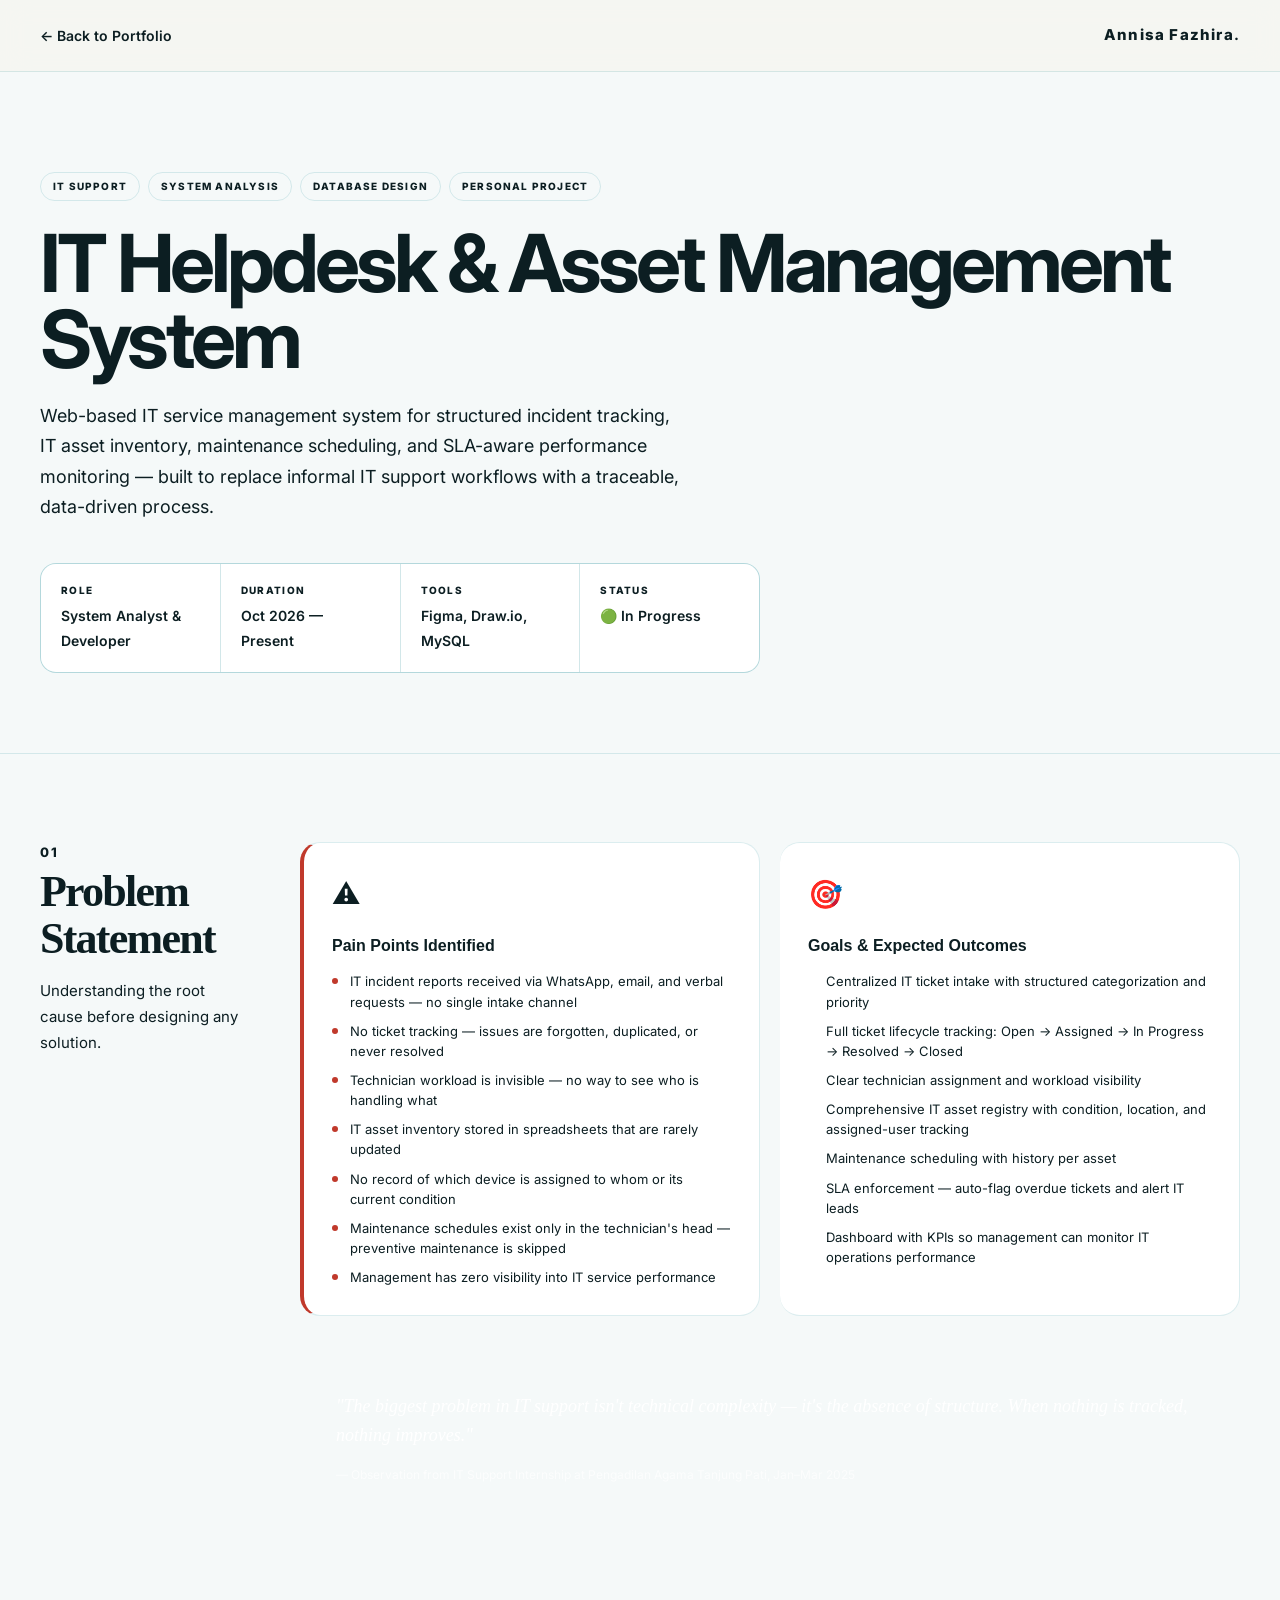
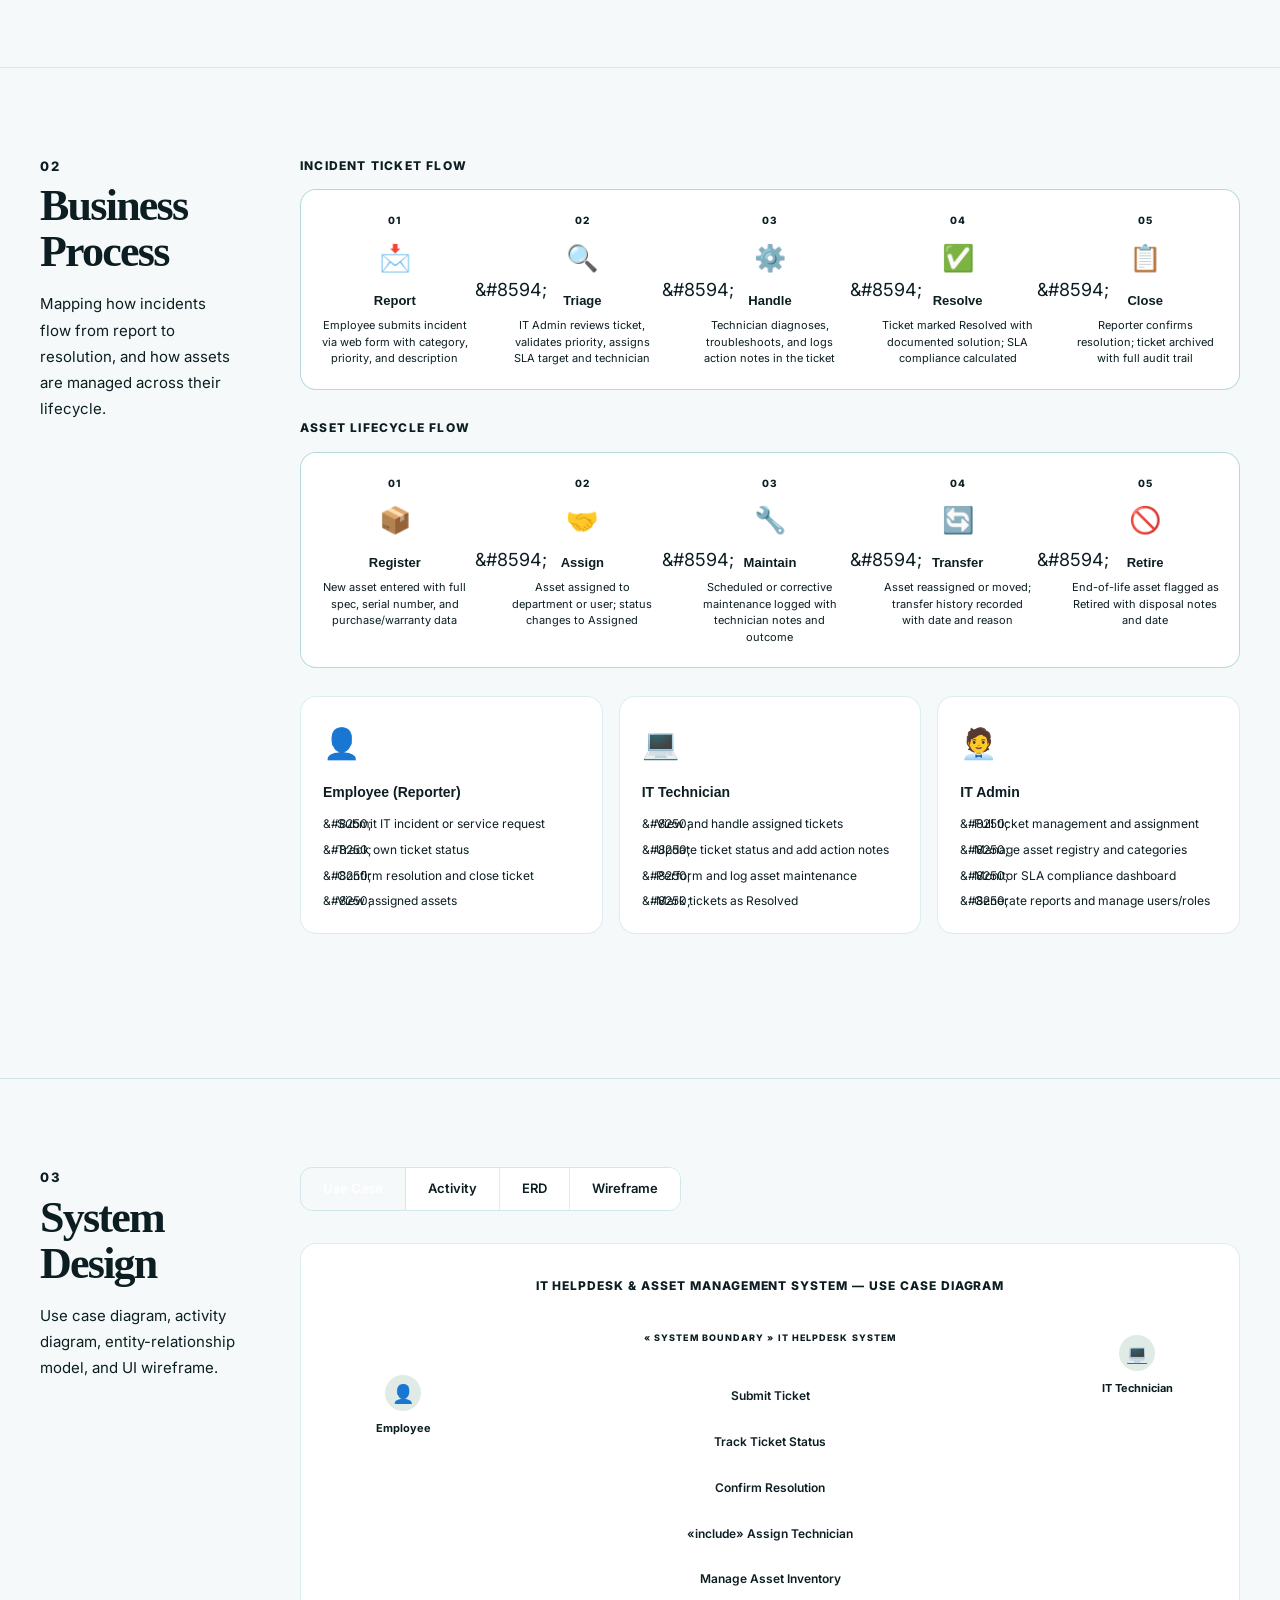
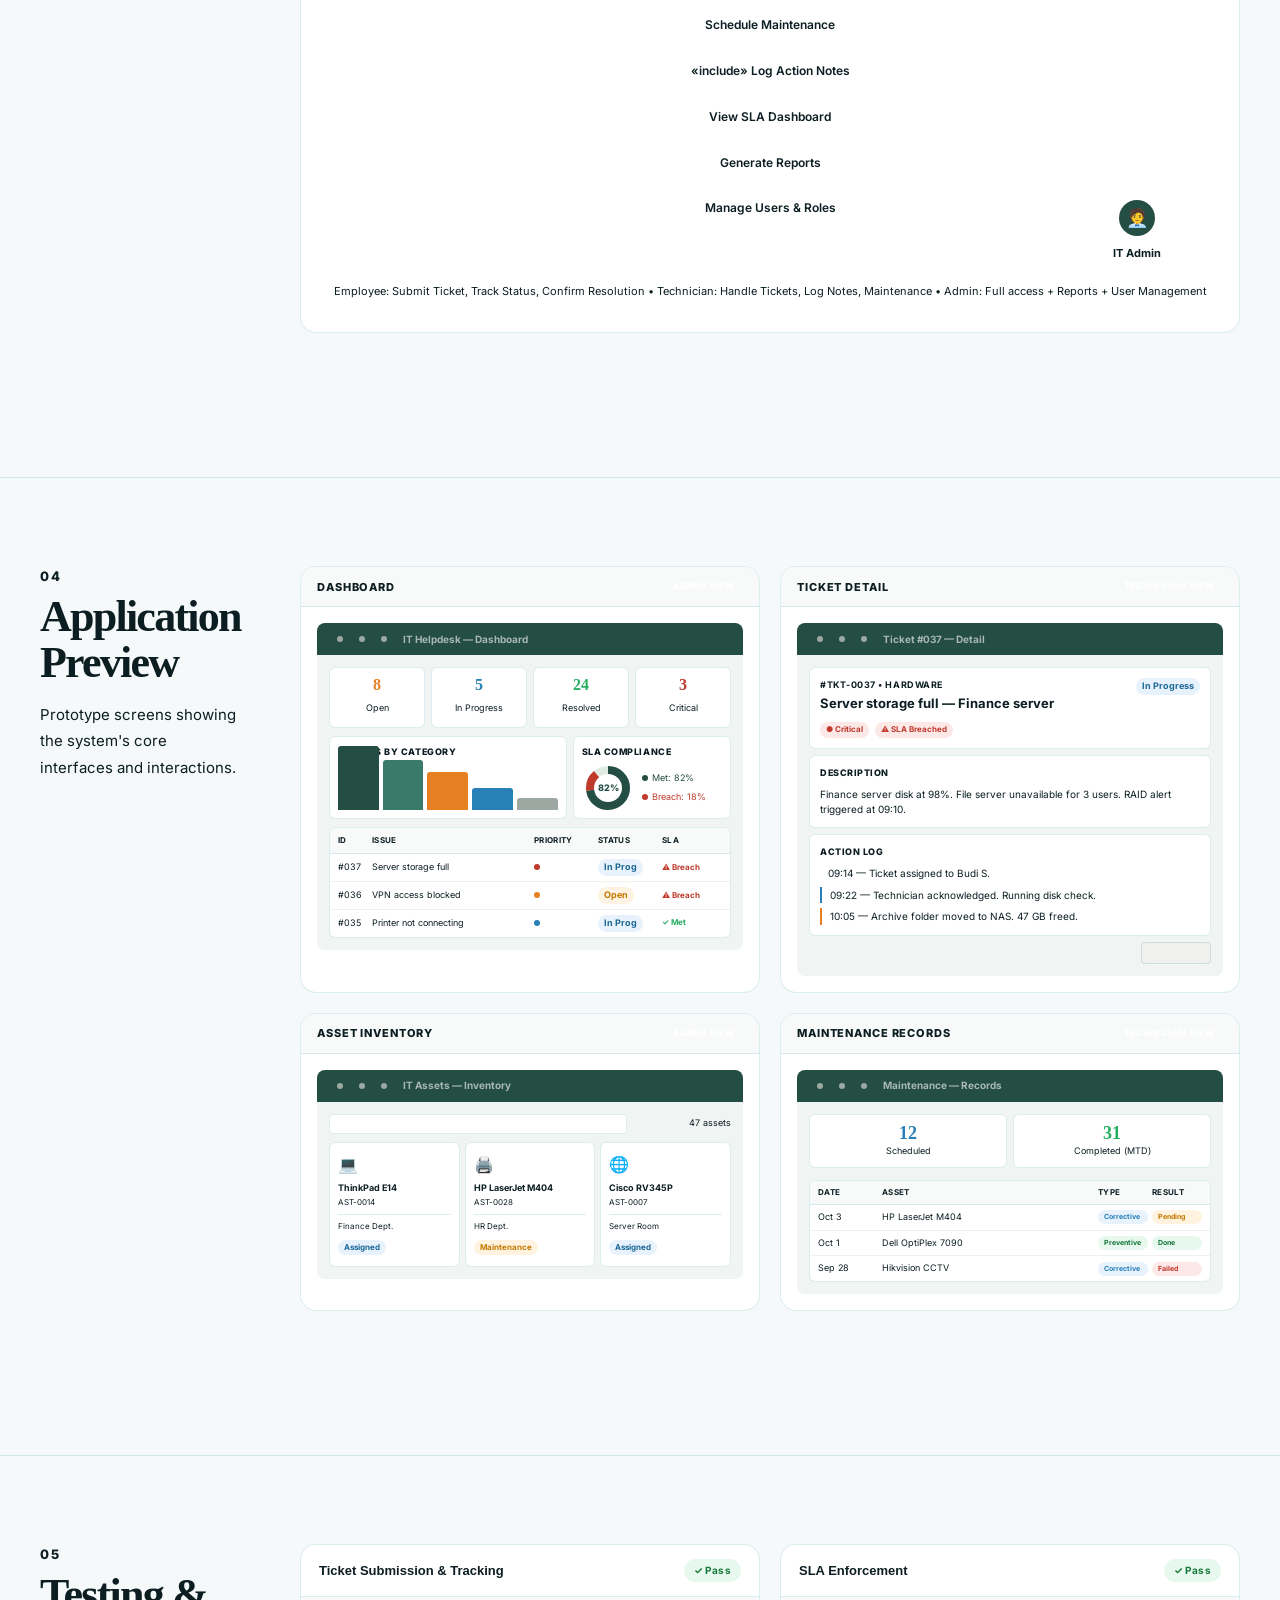
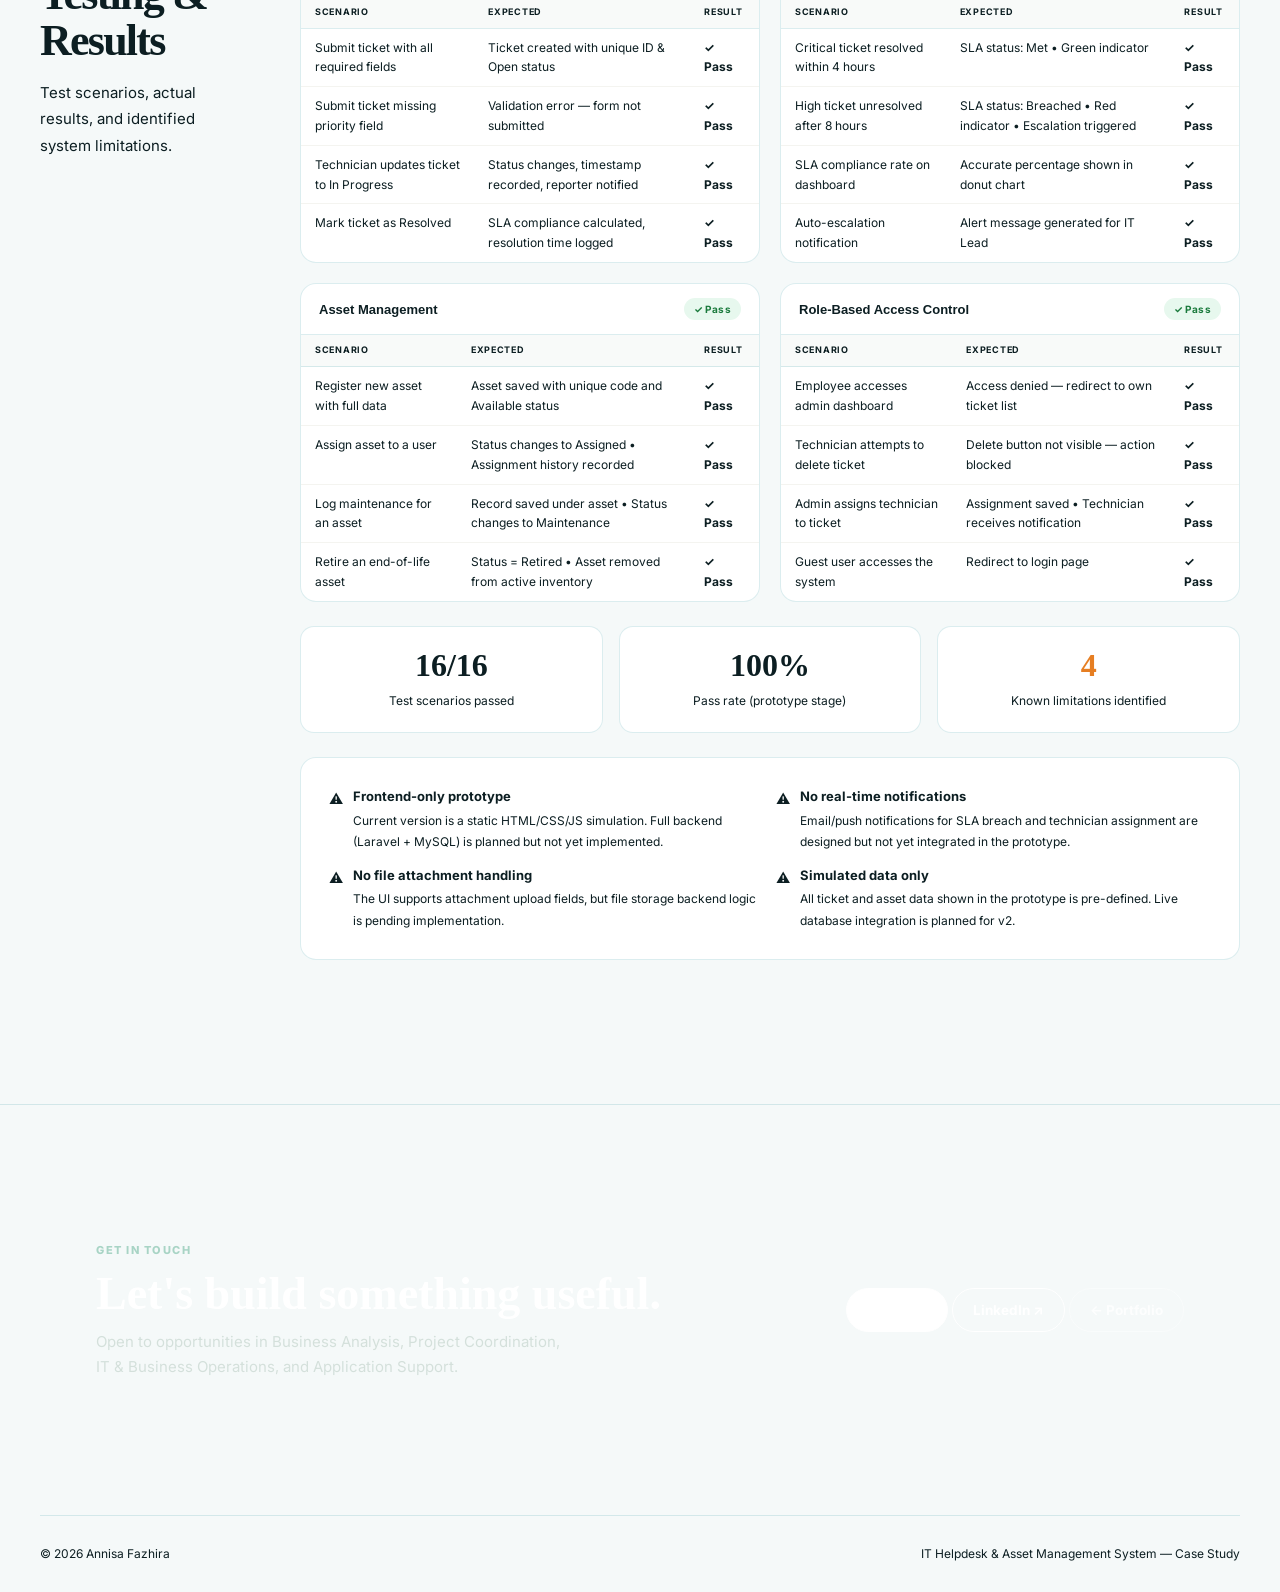
<file: it-helpdesk.html>
<!doctype html>
<html lang="en">
<head>
<meta charset="utf-8">
<meta name="viewport" content="width=device-width,initial-scale=1">
<meta name="description" content="IT Helpdesk & Asset Management System — Case study by Annisa Fazhira. Covers problem statement, business process, system design, ERD, wireframe, and testing results.">
<title>IT Helpdesk & Asset Management System | Annisa Fazhira</title>
<link rel="stylesheet" href="style.css">
<link href="https://fonts.googleapis.com/css2?family=Inter:wght@400;500;600;700;800&display=swap" rel="stylesheet">
<style>
/* ── Tokens ── */
:root {
  --critical:#c0392b; --high:#e67e22; --medium:#2980b9; --low:#27ae60;
  --sp-open-bg:#fef3e2; --sp-open-c:#c47a00;
  --sp-prog-bg:#e8f2fc; --sp-prog-c:#1a6696;
  --sp-res-bg:#e7f8ee;  --sp-res-c:#1a7a3c;
  --sp-cls-bg:#f0f0ec;  --sp-cls-c:#69736e;
}

/* ── Back nav ── */
.back-nav{position:sticky;top:0;z-index:10;background:#f6f6f1e8;backdrop-filter:blur(14px);border-bottom:1px solid var(--line);height:72px;display:flex;align-items:center}
.back-nav .inner{display:flex;align-items:center;justify-content:space-between;width:100%}
.back-link{display:flex;align-items:center;gap:8px;font-size:14px;font-weight:600;color:var(--muted);transition:color .2s}
.back-link:hover{color:var(--green)}
.back-logo{font-weight:800;letter-spacing:.08em;color:var(--ink)}
.back-logo b{color:var(--green)}

/* ── Hero ── */
.hero-cs{padding:100px 0 80px;border-bottom:1px solid var(--line)}
.hero-tags{display:flex;gap:8px;flex-wrap:wrap;margin-bottom:24px}
.hero-tag{font-size:10px;font-weight:800;letter-spacing:.12em;text-transform:uppercase;border:1px solid var(--line);border-radius:99px;padding:5px 12px;color:var(--green)}
.hero-cs h1{font-size:clamp(42px,6.5vw,80px);line-height:.95;letter-spacing:-.05em;margin:0 0 24px}
.hero-cs h1 em{color:var(--green);font-style:normal}
.hero-desc{font-size:18px;color:var(--muted);line-height:1.7;max-width:640px;margin:0 0 40px}
.hero-meta{display:grid;grid-template-columns:repeat(4,1fr);gap:1px;background:var(--line);border:1px solid var(--line);border-radius:16px;overflow:hidden;max-width:720px}
.hm{background:#fff;padding:18px 20px}
.hm label{display:block;font-size:10px;font-weight:800;letter-spacing:.13em;text-transform:uppercase;color:var(--muted);margin-bottom:6px}
.hm span{font-size:14px;font-weight:600;color:var(--ink)}

/* ── Case-study sections ── */
.cs-section{padding:88px 0;border-bottom:1px solid var(--line)}
.cs-header{display:grid;grid-template-columns:200px 1fr;gap:60px;align-items:start;margin-bottom:56px}
.cs-num{font-size:13px;font-weight:800;letter-spacing:.12em;text-transform:uppercase;color:var(--green);margin-bottom:6px}
.cs-title{font-family:Georgia,serif;font-size:clamp(28px,4vw,44px);line-height:1.05;letter-spacing:-.04em;margin:0 0 16px}
.cs-lead{font-size:15px;color:var(--muted);line-height:1.75;margin:0}
.cs-sticky{position:sticky;top:88px}

/* ── Problem cards ── */
.problem-grid{display:grid;grid-template-columns:1fr 1fr;gap:20px}
.prob-card{background:#fff;border:1px solid var(--line);border-radius:20px;padding:28px}
.prob-card.pain{border-left:4px solid var(--critical)}
.prob-card.goal{border-left:4px solid var(--green)}
.prob-icon{font-size:28px;margin-bottom:16px}
.prob-card h3{font-size:16px;font-weight:700;margin:0 0 12px;font-family:Arial,sans-serif}
.prob-list{list-style:none;padding:0;margin:0;display:flex;flex-direction:column;gap:9px}
.prob-list li{font-size:13px;color:var(--muted);padding-left:18px;position:relative;line-height:1.55}
.prob-list li::before{content:'';position:absolute;left:0;top:7px;width:6px;height:6px;border-radius:50%}
.prob-list.pain li::before{background:var(--critical)}
.prob-list.goal li::before{background:var(--green)}
.quote-box{background:var(--green);color:#fff;border-radius:20px;padding:36px;margin-top:20px;grid-column:span 2}
.quote-box p{font:italic 18px/1.6 Georgia,serif;margin:0 0 12px}
.quote-box cite{font-size:12px;opacity:.7;font-style:normal}

/* ── Business Process ── */
.bp-flow{display:flex;align-items:stretch;gap:0;background:var(--line);border:1px solid var(--line);border-radius:16px;overflow:hidden;margin-bottom:24px}
.bp-step{flex:1;background:#fff;padding:22px 18px;text-align:center;position:relative}
.bp-step:not(:last-child)::after{content:'&#8594;';position:absolute;right:-14px;top:50%;transform:translateY(-50%);font-size:18px;color:var(--green);z-index:2;background:#fff;width:28px;line-height:28px;border-radius:50%}
.bp-num{font-size:10px;font-weight:800;color:var(--green);letter-spacing:.1em;margin-bottom:8px}
.bp-icon{font-size:26px;margin-bottom:10px}
.bp-step h4{font-size:13px;font-weight:700;margin:0 0 6px;font-family:Arial,sans-serif}
.bp-step p{font-size:11px;color:var(--muted);line-height:1.5;margin:0}
.bp-actors{display:grid;grid-template-columns:repeat(3,1fr);gap:16px;margin-top:28px}
.actor-card{background:#fff;border:1px solid var(--line);border-radius:16px;padding:22px}
.actor-icon{font-size:30px;margin-bottom:12px}
.actor-card h4{font-size:14px;font-weight:700;margin:0 0 10px;font-family:Arial,sans-serif;color:var(--green)}
.actor-card ul{list-style:none;padding:0;margin:0;display:flex;flex-direction:column;gap:6px}
.actor-card ul li{font-size:12px;color:var(--muted);padding-left:14px;position:relative}
.actor-card ul li::before{content:'&#8250;';position:absolute;left:0;color:var(--green)}

/* ── System Design ── */
.design-tabs{display:flex;gap:0;border:1px solid var(--line);border-radius:12px;overflow:hidden;margin-bottom:32px;width:fit-content}
.dtab{padding:10px 22px;font-size:13px;font-weight:600;cursor:pointer;background:#fff;color:var(--muted);transition:all .2s;border-right:1px solid var(--line)}
.dtab:last-child{border-right:none}
.dtab.active{background:var(--green);color:#fff}
.diagram-panel{display:none}
.diagram-panel.active{display:block}

/* Use Case Diagram */
.uc-wrap{background:#fff;border:1px solid var(--line);border-radius:16px;padding:32px;overflow-x:auto}
.uc-grid{display:grid;grid-template-columns:140px 1fr 140px;gap:0;min-width:680px}
.actor-box{display:flex;flex-direction:column;align-items:center;gap:8px;padding-top:60px}
.actor-fig{width:36px;height:36px;border-radius:50%;background:var(--accent-light, #e1ebe6);border:2px solid var(--green);display:flex;align-items:center;justify-content:center;font-size:18px}
.actor-name{font-size:11px;font-weight:700;text-align:center;color:var(--green)}
.uc-cases{display:flex;flex-direction:column;gap:10px;padding:20px 0}
.uc-case{border:1px solid var(--green);border-radius:99px;padding:8px 20px;font-size:12px;font-weight:600;text-align:center;background:#fff;color:var(--ink);position:relative}
.uc-system-box{border:2px dashed var(--green);border-radius:16px;padding:16px 12px;margin:0 12px}
.uc-sys-label{font-size:9px;font-weight:800;letter-spacing:.12em;text-transform:uppercase;color:var(--green);margin-bottom:12px;text-align:center}

/* Activity Diagram */
.act-wrap{background:#fff;border:1px solid var(--line);border-radius:16px;padding:32px}
.act-swim{display:grid;grid-template-columns:repeat(3,1fr);gap:16px}
.swim-lane{border:1px solid var(--line);border-radius:12px;overflow:hidden}
.swim-header{background:var(--green);color:#fff;padding:10px 14px;font-size:11px;font-weight:800;text-align:center;letter-spacing:.08em;text-transform:uppercase}
.swim-body{padding:14px;display:flex;flex-direction:column;align-items:center;gap:8px}
.act-node{background:#f0f4f2;border:1px solid var(--line);border-radius:8px;padding:8px 12px;font-size:11px;font-weight:600;text-align:center;width:100%}
.act-node.start{background:var(--green);color:#fff;border-radius:99px;border:none}
.act-node.end{background:var(--ink);color:#fff;border-radius:99px;border:none;font-size:10px}
.act-node.decision{background:#fff8e1;border-color:#e67e22;font-size:10px}
.act-arrow{font-size:14px;color:var(--green);line-height:1}
.act-line{width:1px;height:16px;background:var(--line);margin:0 auto}

/* ERD */
.erd-wrap{background:#fff;border:1px solid var(--line);border-radius:16px;padding:32px}
.erd-grid{display:grid;grid-template-columns:repeat(4,1fr);gap:16px}
.erd-tbl{background:#f6f6f1;border:1px solid var(--line);border-radius:10px;overflow:hidden}
.erd-th{background:var(--green);color:#fff;padding:8px 12px;font-size:11px;font-weight:800;letter-spacing:.06em;text-transform:uppercase}
.erd-body{padding:10px 12px;display:flex;flex-direction:column;gap:3px}
.ef{font-size:11px;color:var(--muted);line-height:1.5}
.ef.pk{color:var(--green);font-weight:700}
.ef.fk{color:var(--high)}
.erd-rel{margin-top:24px;display:grid;grid-template-columns:repeat(3,1fr);gap:12px}
.rel-card{background:#f0f4f2;border-radius:10px;padding:14px;font-size:12px;text-align:center}
.rel-card strong{display:block;color:var(--green);font-size:11px;margin-bottom:4px;font-weight:800;text-transform:uppercase;letter-spacing:.06em}

/* Wireframe */
.wf-wrap{display:grid;grid-template-columns:repeat(2,1fr);gap:20px}
.wf-card{background:#fff;border:1px solid var(--line);border-radius:16px;overflow:hidden}
.wf-label{padding:12px 16px;font-size:11px;font-weight:800;letter-spacing:.08em;text-transform:uppercase;color:var(--muted);background:#f8faf9;border-bottom:1px solid var(--line)}
.wf-body{padding:16px}
.wf-bar{height:30px;background:#e8ece8;border-radius:6px;display:flex;align-items:center;gap:5px;padding:0 10px;margin-bottom:12px}
.wf-dot{width:6px;height:6px;border-radius:50%;background:#9da8a2}
.wf-shell{display:grid;grid-template-columns:70px 1fr;gap:8px;background:#f0f4f2;border-radius:8px;overflow:hidden;min-height:160px}
.wf-sidebar{background:#244d43;padding:10px 8px;display:flex;flex-direction:column;gap:6px}
.wf-si{height:12px;border-radius:4px;background:rgba(255,255,255,.2)}
.wf-si.act{background:rgba(255,255,255,.5)}
.wf-content{padding:10px;display:flex;flex-direction:column;gap:8px}
.wf-kpi-row{display:grid;grid-template-columns:repeat(4,1fr);gap:4px}
.wf-kpi{height:28px;background:#fff;border-radius:4px;border:1px solid var(--line)}
.wf-chart-row{display:grid;grid-template-columns:3fr 2fr;gap:4px}
.wf-chart-box{height:50px;background:#fff;border-radius:4px;border:1px solid var(--line)}
.wf-table{height:60px;background:#fff;border-radius:4px;border:1px solid var(--line)}

/* App Preview */
.preview-grid{display:grid;grid-template-columns:1fr 1fr;gap:20px}
.preview-card{background:#fff;border:1px solid var(--line);border-radius:16px;overflow:hidden}
.preview-label{padding:10px 16px;font-size:11px;font-weight:800;letter-spacing:.08em;text-transform:uppercase;color:var(--muted);background:#f8faf9;border-bottom:1px solid var(--line);display:flex;align-items:center;justify-content:space-between}
.preview-badge{font-size:9px;background:var(--green);color:#fff;padding:2px 8px;border-radius:99px;letter-spacing:.04em}
.preview-body{padding:16px}

/* Mock screens */
.mock-topbar{height:32px;background:#244d43;border-radius:8px 8px 0 0;display:flex;align-items:center;padding:0 12px;gap:8px;margin-bottom:0}
.mock-topbar span{color:rgba(255,255,255,.6);font-size:10px;font-weight:700;margin-left:8px}
.mock-screen{background:#f0f4f2;border-radius:0 0 8px 8px;padding:12px;display:flex;flex-direction:column;gap:8px}
.mock-kpis{display:grid;grid-template-columns:repeat(4,1fr);gap:6px}
.mock-kpi{background:#fff;border-radius:6px;padding:8px;text-align:center;border:1px solid var(--line)}
.mock-kpi .v{font:700 16px Georgia,serif;display:block}
.mock-kpi .l{font-size:9px;color:var(--muted)}
.mock-charts{display:grid;grid-template-columns:3fr 2fr;gap:6px}
.mock-chart{background:#fff;border-radius:6px;border:1px solid var(--line);padding:8px;min-height:70px}
.mock-chart-title{font-size:9px;font-weight:800;text-transform:uppercase;letter-spacing:.06em;color:var(--muted);margin-bottom:6px}
.mock-bars{display:flex;gap:4px;align-items:flex-end;height:44px}
.mock-bar{flex:1;border-radius:3px 3px 0 0}
.mock-donut{display:flex;align-items:center;gap:8px;height:44px}
.mock-donut-svg{flex-shrink:0}
.mock-legend{display:flex;flex-direction:column;gap:4px}
.mock-legend span{font-size:9px;display:flex;align-items:center;gap:4px}
.mock-legend span::before{content:'';width:6px;height:6px;border-radius:50%;background:currentColor;flex-shrink:0}
.mock-tbl-wrap{background:#fff;border-radius:6px;border:1px solid var(--line);overflow:hidden}
.mock-tbl-head{background:#f8faf9;border-bottom:1px solid var(--line);padding:6px 8px;display:grid;grid-template-columns:30px 2fr 60px 60px 60px;gap:4px}
.mock-tbl-head span{font-size:8px;font-weight:700;text-transform:uppercase;letter-spacing:.04em;color:var(--muted)}
.mock-tbl-row{padding:5px 8px;border-bottom:1px solid #f0f0ec;display:grid;grid-template-columns:30px 2fr 60px 60px 60px;gap:4px;align-items:center}
.mock-tbl-row:last-child{border-bottom:none}
.mock-tbl-row span{font-size:9px;color:var(--ink)}
.mock-pill{display:inline-block;padding:1px 6px;border-radius:99px;font-size:8px;font-weight:700}
.mock-pdot{width:6px;height:6px;border-radius:50%;display:inline-block}

/* Ticket form mockup */
.mock-form{background:#fff;border-radius:6px;border:1px solid var(--line);padding:12px;display:flex;flex-direction:column;gap:8px}
.mock-form-row{display:grid;grid-template-columns:1fr 1fr;gap:6px}
.mock-field{display:flex;flex-direction:column;gap:3px}
.mock-field label{font-size:8px;font-weight:700;text-transform:uppercase;letter-spacing:.06em;color:var(--muted)}
.mock-field .input-sim{height:22px;background:#f9fbf9;border:1px solid var(--line);border-radius:4px}
.mock-btn{height:26px;background:var(--green);border-radius:99px;width:100px}

/* Testing */
.test-grid{display:grid;grid-template-columns:1fr 1fr;gap:20px}
.test-card{background:#fff;border:1px solid var(--line);border-radius:16px;overflow:hidden}
.test-card-head{padding:14px 18px;border-bottom:1px solid var(--line);display:flex;align-items:center;justify-content:space-between}
.test-card-head h4{font-size:13px;font-weight:800;margin:0;font-family:Arial,sans-serif;color:var(--ink)}
.test-result-badge{font-size:10px;font-weight:700;padding:3px 10px;border-radius:99px;letter-spacing:.04em}
.pass{background:var(--sp-res-bg);color:var(--sp-res-c)}
.fail{background:#fde8e8;color:var(--critical)}
.test-table{width:100%;border-collapse:collapse;font-size:12px}
.test-table th{padding:8px 14px;text-align:left;font-size:9px;text-transform:uppercase;letter-spacing:.08em;color:var(--muted);font-weight:700;background:#f8faf9;border-bottom:1px solid var(--line)}
.test-table td{padding:9px 14px;border-bottom:1px solid #f4f4f0;color:var(--ink);vertical-align:top}
.test-table tr:last-child td{border-bottom:none}
.stat-pass{color:var(--sp-res-c);font-weight:700}
.stat-fail{color:var(--critical);font-weight:700}
.result-summary{display:grid;grid-template-columns:repeat(3,1fr);gap:16px;margin-top:24px}
.rs-card{background:#fff;border:1px solid var(--line);border-radius:14px;padding:20px;text-align:center}
.rs-val{font:700 32px Georgia,serif;display:block;margin-bottom:4px}
.rs-val.green{color:var(--green)}
.rs-val.orange{color:var(--high)}
.rs-val.red{color:var(--critical)}
.rs-label{font-size:12px;color:var(--muted)}
.limitation-list{background:#fff;border:1px solid var(--line);border-radius:16px;padding:28px;margin-top:24px;display:grid;grid-template-columns:1fr 1fr;gap:12px}
.limit-item{display:flex;gap:10px;align-items:flex-start;font-size:13px;color:var(--muted)}
.limit-item::before{content:'⚠';flex-shrink:0;font-size:14px;margin-top:1px}

/* Contact footer */
.cs-contact{background:var(--green);color:#fff;border-radius:28px;padding:56px;display:flex;justify-content:space-between;gap:40px;align-items:center;margin:80px 0}
.cs-contact .kicker{font-size:11px;font-weight:800;letter-spacing:.14em;text-transform:uppercase;color:#a8d4c5;margin-bottom:10px}
.cs-contact h2{font-family:Georgia,serif;font-size:clamp(30px,4vw,46px);margin:0 0 10px;line-height:1.1}
.cs-contact p{color:#d4e0db;font-size:15px;max-width:480px;margin:0}

/* Responsive */
@media(max-width:900px){
  .cs-header{grid-template-columns:1fr;gap:20px}
  .cs-sticky{position:static}
  .problem-grid,.test-grid,.preview-grid{grid-template-columns:1fr}
  .quote-box{grid-column:1}
  .erd-grid{grid-template-columns:1fr 1fr}
  .bp-actors{grid-template-columns:1fr}
  .result-summary{grid-template-columns:1fr 1fr}
  .limitation-list{grid-template-columns:1fr}
  .hero-meta{grid-template-columns:1fr 1fr}
  .wf-wrap{grid-template-columns:1fr}
  .erd-rel{grid-template-columns:1fr}
}
@media(max-width:600px){
  .bp-flow{flex-direction:column}
  .bp-step::after{display:none}
  .hero-meta{grid-template-columns:1fr}
  .erd-grid{grid-template-columns:1fr}
  .result-summary{grid-template-columns:1fr}
  .cs-contact{display:block;padding:36px}
  .cs-contact .buttons{margin-top:24px}
}
</style>
</head>
<body>

<!-- ── Back Nav ── -->
<nav class="back-nav">
  <div class="wrap inner">
    <a class="back-link" href="index.html">&#8592; Back to Portfolio</a>
    <a class="back-logo" href="index.html">Annisa Fazhira<b>.</b></a>
  </div>
</nav>

<!-- ── Hero / Project Overview ── -->
<header class="hero-cs">
  <div class="wrap">
    <div class="hero-tags">
      <span class="hero-tag">IT Support</span>
      <span class="hero-tag">System Analysis</span>
      <span class="hero-tag">Database Design</span>
      <span class="hero-tag">Personal Project</span>
    </div>
    <h1>IT Helpdesk &amp; <em>Asset Management</em> System</h1>
    <p class="hero-desc">Web-based IT service management system for structured incident tracking, IT asset inventory, maintenance scheduling, and SLA-aware performance monitoring — built to replace informal IT support workflows with a traceable, data-driven process.</p>
    <div class="hero-meta">
      <div class="hm">
        <label>Role</label>
        <span>System Analyst &amp; Developer</span>
      </div>
      <div class="hm">
        <label>Duration</label>
        <span>Oct 2026 &#8212; Present</span>
      </div>
      <div class="hm">
        <label>Tools</label>
        <span>Figma, Draw.io, MySQL</span>
      </div>
      <div class="hm">
        <label>Status</label>
        <span>&#x1F7E2; In Progress</span>
      </div>
    </div>
  </div>
</header>

<!-- ── 01 Problem Statement ── -->
<section class="cs-section">
  <div class="wrap">
    <div class="cs-header">
      <div class="cs-sticky">
        <div class="cs-num">01</div>
        <h2 class="cs-title">Problem Statement</h2>
        <p class="cs-lead">Understanding the root cause before designing any solution.</p>
      </div>
      <div>
        <div class="problem-grid">
          <div class="prob-card pain">
            <div class="prob-icon">&#x26A0;&#xFE0F;</div>
            <h3>Pain Points Identified</h3>
            <ul class="prob-list pain">
              <li>IT incident reports received via WhatsApp, email, and verbal requests — no single intake channel</li>
              <li>No ticket tracking — issues are forgotten, duplicated, or never resolved</li>
              <li>Technician workload is invisible — no way to see who is handling what</li>
              <li>IT asset inventory stored in spreadsheets that are rarely updated</li>
              <li>No record of which device is assigned to whom or its current condition</li>
              <li>Maintenance schedules exist only in the technician's head — preventive maintenance is skipped</li>
              <li>Management has zero visibility into IT service performance</li>
            </ul>
          </div>
          <div class="prob-card goal">
            <div class="prob-icon">&#x1F3AF;</div>
            <h3>Goals &amp; Expected Outcomes</h3>
            <ul class="prob-list goal">
              <li>Centralized IT ticket intake with structured categorization and priority</li>
              <li>Full ticket lifecycle tracking: Open &#8594; Assigned &#8594; In Progress &#8594; Resolved &#8594; Closed</li>
              <li>Clear technician assignment and workload visibility</li>
              <li>Comprehensive IT asset registry with condition, location, and assigned-user tracking</li>
              <li>Maintenance scheduling with history per asset</li>
              <li>SLA enforcement — auto-flag overdue tickets and alert IT leads</li>
              <li>Dashboard with KPIs so management can monitor IT operations performance</li>
            </ul>
          </div>
          <div class="quote-box">
            <p>"The biggest problem in IT support isn't technical complexity &#8212; it's the absence of structure. When nothing is tracked, nothing improves."</p>
            <cite>&#8212; Observation from IT Support Internship at Pengadilan Agama Tanjung Pati, Jan&#8211;Mar 2025</cite>
          </div>
        </div>
      </div>
    </div>
  </div>
</section>

<!-- ── 02 Business Process ── -->
<section class="cs-section">
  <div class="wrap">
    <div class="cs-header">
      <div class="cs-sticky">
        <div class="cs-num">02</div>
        <h2 class="cs-title">Business Process</h2>
        <p class="cs-lead">Mapping how incidents flow from report to resolution, and how assets are managed across their lifecycle.</p>
      </div>
      <div>
        <!-- Ticket Flow -->
        <p style="font-size:12px;font-weight:800;letter-spacing:.1em;text-transform:uppercase;color:var(--muted);margin:0 0 14px;">Incident Ticket Flow</p>
        <div class="bp-flow">
          <div class="bp-step">
            <div class="bp-num">01</div>
            <div class="bp-icon">&#x1F4E9;</div>
            <h4>Report</h4>
            <p>Employee submits incident via web form with category, priority, and description</p>
          </div>
          <div class="bp-step">
            <div class="bp-num">02</div>
            <div class="bp-icon">&#x1F50D;</div>
            <h4>Triage</h4>
            <p>IT Admin reviews ticket, validates priority, assigns SLA target and technician</p>
          </div>
          <div class="bp-step">
            <div class="bp-num">03</div>
            <div class="bp-icon">&#x2699;&#xFE0F;</div>
            <h4>Handle</h4>
            <p>Technician diagnoses, troubleshoots, and logs action notes in the ticket</p>
          </div>
          <div class="bp-step">
            <div class="bp-num">04</div>
            <div class="bp-icon">&#x2705;</div>
            <h4>Resolve</h4>
            <p>Ticket marked Resolved with documented solution; SLA compliance calculated</p>
          </div>
          <div class="bp-step">
            <div class="bp-num">05</div>
            <div class="bp-icon">&#x1F4CB;</div>
            <h4>Close</h4>
            <p>Reporter confirms resolution; ticket archived with full audit trail</p>
          </div>
        </div>

        <!-- Asset Flow -->
        <p style="font-size:12px;font-weight:800;letter-spacing:.1em;text-transform:uppercase;color:var(--muted);margin:28px 0 14px;">Asset Lifecycle Flow</p>
        <div class="bp-flow">
          <div class="bp-step">
            <div class="bp-num">01</div>
            <div class="bp-icon">&#x1F4E6;</div>
            <h4>Register</h4>
            <p>New asset entered with full spec, serial number, and purchase/warranty data</p>
          </div>
          <div class="bp-step">
            <div class="bp-num">02</div>
            <div class="bp-icon">&#x1F91D;</div>
            <h4>Assign</h4>
            <p>Asset assigned to department or user; status changes to Assigned</p>
          </div>
          <div class="bp-step">
            <div class="bp-num">03</div>
            <div class="bp-icon">&#x1F527;</div>
            <h4>Maintain</h4>
            <p>Scheduled or corrective maintenance logged with technician notes and outcome</p>
          </div>
          <div class="bp-step">
            <div class="bp-num">04</div>
            <div class="bp-icon">&#x1F504;</div>
            <h4>Transfer</h4>
            <p>Asset reassigned or moved; transfer history recorded with date and reason</p>
          </div>
          <div class="bp-step">
            <div class="bp-num">05</div>
            <div class="bp-icon">&#x1F6AB;</div>
            <h4>Retire</h4>
            <p>End-of-life asset flagged as Retired with disposal notes and date</p>
          </div>
        </div>

        <!-- Actor Roles -->
        <div class="bp-actors">
          <div class="actor-card">
            <div class="actor-icon">&#x1F464;</div>
            <h4>Employee (Reporter)</h4>
            <ul>
              <li>Submit IT incident or service request</li>
              <li>Track own ticket status</li>
              <li>Confirm resolution and close ticket</li>
              <li>View assigned assets</li>
            </ul>
          </div>
          <div class="actor-card">
            <div class="actor-icon">&#x1F4BB;</div>
            <h4>IT Technician</h4>
            <ul>
              <li>View and handle assigned tickets</li>
              <li>Update ticket status and add action notes</li>
              <li>Perform and log asset maintenance</li>
              <li>Mark tickets as Resolved</li>
            </ul>
          </div>
          <div class="actor-card">
            <div class="actor-icon">&#x1F9D1;&#x200D;&#x1F4BC;</div>
            <h4>IT Admin</h4>
            <ul>
              <li>Full ticket management and assignment</li>
              <li>Manage asset registry and categories</li>
              <li>Monitor SLA compliance dashboard</li>
              <li>Generate reports and manage users/roles</li>
            </ul>
          </div>
        </div>
      </div>
    </div>
  </div>
</section>

<!-- ── 03 System Design ── -->
<section class="cs-section">
  <div class="wrap">
    <div class="cs-header">
      <div class="cs-sticky">
        <div class="cs-num">03</div>
        <h2 class="cs-title">System Design</h2>
        <p class="cs-lead">Use case diagram, activity diagram, entity-relationship model, and UI wireframe.</p>
      </div>
      <div>
        <!-- Tabs -->
        <div class="design-tabs">
          <div class="dtab active" onclick="switchDiagram(this,'uc')">Use Case</div>
          <div class="dtab" onclick="switchDiagram(this,'act')">Activity</div>
          <div class="dtab" onclick="switchDiagram(this,'erd')">ERD</div>
          <div class="dtab" onclick="switchDiagram(this,'wf')">Wireframe</div>
        </div>

        <!-- USE CASE -->
        <div id="diag-uc" class="diagram-panel active">
          <div class="uc-wrap">
            <div style="font-size:12px;font-weight:800;letter-spacing:.08em;text-transform:uppercase;color:var(--muted);margin-bottom:20px;text-align:center;">IT Helpdesk &amp; Asset Management System — Use Case Diagram</div>
            <div class="uc-grid">
              <!-- Left actor: Employee -->
              <div class="actor-box">
                <div class="actor-fig">&#x1F464;</div>
                <div class="actor-name">Employee</div>
              </div>

              <!-- System box -->
              <div class="uc-system-box">
                <div class="uc-sys-label">&#171; System Boundary &#187; IT Helpdesk System</div>
                <div class="uc-cases">
                  <div class="uc-case">Submit Ticket</div>
                  <div class="uc-case">Track Ticket Status</div>
                  <div class="uc-case">Confirm Resolution</div>
                  <div class="uc-case" style="border-color:var(--muted);color:var(--muted);">&#171;include&#187; Assign Technician</div>
                  <div class="uc-case">Manage Asset Inventory</div>
                  <div class="uc-case">Schedule Maintenance</div>
                  <div class="uc-case" style="border-color:var(--muted);color:var(--muted);">&#171;include&#187; Log Action Notes</div>
                  <div class="uc-case">View SLA Dashboard</div>
                  <div class="uc-case">Generate Reports</div>
                  <div class="uc-case">Manage Users &amp; Roles</div>
                </div>
              </div>

              <!-- Right actors: IT Technician + IT Admin (stacked) -->
              <div style="display:flex;flex-direction:column;justify-content:space-between;align-items:center;padding-top:20px;gap:40px">
                <div style="display:flex;flex-direction:column;align-items:center;gap:8px;">
                  <div class="actor-fig">&#x1F4BB;</div>
                  <div class="actor-name">IT Technician</div>
                </div>
                <div style="display:flex;flex-direction:column;align-items:center;gap:8px;">
                  <div class="actor-fig" style="background:#244d43;color:#fff;border-color:#244d43;">&#x1F9D1;&#x200D;&#x1F4BC;</div>
                  <div class="actor-name">IT Admin</div>
                </div>
              </div>
            </div>
            <p style="font-size:11px;color:var(--muted);text-align:center;margin-top:20px;">Employee: Submit Ticket, Track Status, Confirm Resolution &#8226; Technician: Handle Tickets, Log Notes, Maintenance &#8226; Admin: Full access + Reports + User Management</p>
          </div>
        </div>

        <!-- ACTIVITY DIAGRAM -->
        <div id="diag-act" class="diagram-panel">
          <div class="act-wrap">
            <div style="font-size:12px;font-weight:800;letter-spacing:.08em;text-transform:uppercase;color:var(--muted);margin-bottom:20px;text-align:center;">Activity Diagram — Incident Ticket Lifecycle</div>
            <div class="act-swim">
              <!-- Employee lane -->
              <div class="swim-lane">
                <div class="swim-header">Employee</div>
                <div class="swim-body">
                  <div class="act-node start">&#11044; Start</div>
                  <div class="act-arrow">&#8595;</div>
                  <div class="act-node">Fill Ticket Form</div>
                  <div class="act-arrow">&#8595;</div>
                  <div class="act-node">Select Category &amp; Priority</div>
                  <div class="act-arrow">&#8595;</div>
                  <div class="act-node">Submit Ticket</div>
                  <div class="act-arrow">&#8595;</div>
                  <div class="act-node" style="background:#f0f0ec;color:var(--muted);">&#8943; Wait for Assignment</div>
                  <div class="act-arrow">&#8595;</div>
                  <div class="act-node decision">Resolved notification received?</div>
                  <div class="act-arrow">&#8595;</div>
                  <div class="act-node">Confirm &amp; Close Ticket</div>
                  <div class="act-arrow">&#8595;</div>
                  <div class="act-node end">&#11044; End</div>
                </div>
              </div>
              <!-- IT Admin lane -->
              <div class="swim-lane">
                <div class="swim-header">IT Admin</div>
                <div class="swim-body">
                  <div class="act-node" style="background:#f0f0ec;color:var(--muted);">&#8943; Wait for new ticket</div>
                  <div class="act-arrow">&#8595;</div>
                  <div class="act-node">Review &amp; Validate Ticket</div>
                  <div class="act-arrow">&#8595;</div>
                  <div class="act-node decision">Priority valid?</div>
                  <div class="act-arrow">&#8595;</div>
                  <div class="act-node">Assign Technician</div>
                  <div class="act-arrow">&#8595;</div>
                  <div class="act-node">Set SLA Target</div>
                  <div class="act-arrow">&#8595;</div>
                  <div class="act-node" style="background:#f0f0ec;color:var(--muted);">&#8943; Monitor SLA Clock</div>
                  <div class="act-arrow">&#8595;</div>
                  <div class="act-node decision">SLA breached?</div>
                  <div class="act-arrow">&#8595;</div>
                  <div class="act-node">Escalate &amp; Notify Lead</div>
                </div>
              </div>
              <!-- Technician lane -->
              <div class="swim-lane">
                <div class="swim-header">IT Technician</div>
                <div class="swim-body">
                  <div class="act-node" style="background:#f0f0ec;color:var(--muted);">&#8943; Wait for assignment</div>
                  <div class="act-arrow">&#8595;</div>
                  <div class="act-node">View Ticket Detail</div>
                  <div class="act-arrow">&#8595;</div>
                  <div class="act-node">Update Status: In Progress</div>
                  <div class="act-arrow">&#8595;</div>
                  <div class="act-node">Diagnose &amp; Troubleshoot</div>
                  <div class="act-arrow">&#8595;</div>
                  <div class="act-node">Log Action Notes</div>
                  <div class="act-arrow">&#8595;</div>
                  <div class="act-node decision">Issue resolved?</div>
                  <div class="act-arrow">&#8595;</div>
                  <div class="act-node">Mark as Resolved</div>
                  <div class="act-arrow">&#8595;</div>
                  <div class="act-node">SLA Compliance Recorded</div>
                </div>
              </div>
            </div>
          </div>
        </div>

        <!-- ERD -->
        <div id="diag-erd" class="diagram-panel">
          <div class="erd-wrap">
            <div style="font-size:12px;font-weight:800;letter-spacing:.08em;text-transform:uppercase;color:var(--muted);margin-bottom:20px;text-align:center;">Entity Relationship Diagram — IT Helpdesk System</div>
            <div class="erd-grid">
              <div class="erd-tbl">
                <div class="erd-th">users</div>
                <div class="erd-body">
                  <div class="ef pk">PK &nbsp;id (INT)</div>
                  <div class="ef">name (VARCHAR)</div>
                  <div class="ef">email (VARCHAR, UNIQUE)</div>
                  <div class="ef fk">FK &nbsp;role_id</div>
                  <div class="ef">department (VARCHAR)</div>
                  <div class="ef">phone (VARCHAR)</div>
                  <div class="ef">is_active (TINYINT)</div>
                  <div class="ef">created_at (TIMESTAMP)</div>
                </div>
              </div>
              <div class="erd-tbl">
                <div class="erd-th">tickets</div>
                <div class="erd-body">
                  <div class="ef pk">PK &nbsp;id (INT)</div>
                  <div class="ef">ticket_code (VARCHAR, UNIQUE)</div>
                  <div class="ef">title (VARCHAR)</div>
                  <div class="ef">description (TEXT)</div>
                  <div class="ef fk">FK &nbsp;category_id</div>
                  <div class="ef">priority (ENUM: Critical, High, Medium, Low)</div>
                  <div class="ef">status (ENUM: Open, Assigned, In Progress, Resolved, Closed)</div>
                  <div class="ef fk">FK &nbsp;reporter_id</div>
                  <div class="ef fk">FK &nbsp;technician_id</div>
                  <div class="ef">sla_target (DATETIME)</div>
                  <div class="ef">sla_status (ENUM: Met, Breached)</div>
                  <div class="ef">created_at (TIMESTAMP)</div>
                  <div class="ef">resolved_at (TIMESTAMP, NULL)</div>
                </div>
              </div>
              <div class="erd-tbl">
                <div class="erd-th">assets</div>
                <div class="erd-body">
                  <div class="ef pk">PK &nbsp;id (INT)</div>
                  <div class="ef">asset_code (VARCHAR, UNIQUE)</div>
                  <div class="ef">name (VARCHAR)</div>
                  <div class="ef fk">FK &nbsp;category_id</div>
                  <div class="ef">brand (VARCHAR)</div>
                  <div class="ef">model (VARCHAR)</div>
                  <div class="ef">serial_number (VARCHAR)</div>
                  <div class="ef">condition (ENUM: Good, Needs Repair, Faulty)</div>
                  <div class="ef">status (ENUM: Available, Assigned, Maintenance, Retired)</div>
                  <div class="ef fk">FK &nbsp;assigned_to (user_id)</div>
                  <div class="ef fk">FK &nbsp;location_id</div>
                  <div class="ef">purchase_date (DATE)</div>
                  <div class="ef">warranty_end (DATE)</div>
                </div>
              </div>
              <div class="erd-tbl">
                <div class="erd-th">maintenance_records</div>
                <div class="erd-body">
                  <div class="ef pk">PK &nbsp;id (INT)</div>
                  <div class="ef fk">FK &nbsp;asset_id</div>
                  <div class="ef fk">FK &nbsp;technician_id</div>
                  <div class="ef">type (ENUM: Preventive, Corrective)</div>
                  <div class="ef">scheduled_date (DATE)</div>
                  <div class="ef">completed_date (DATE, NULL)</div>
                  <div class="ef">action_notes (TEXT)</div>
                  <div class="ef">result (ENUM: Completed, Failed, Rescheduled)</div>
                  <div class="ef">created_at (TIMESTAMP)</div>
                </div>
              </div>
            </div>
            <div class="erd-rel">
              <div class="rel-card">
                <strong>users &#8594; tickets</strong>
                One user (reporter) can have many tickets &#8226; One technician can handle many tickets
              </div>
              <div class="rel-card">
                <strong>tickets &#8594; ticket_categories</strong>
                Each ticket belongs to one category &#8226; One category has many tickets
              </div>
              <div class="rel-card">
                <strong>assets &#8594; maintenance_records</strong>
                One asset can have many maintenance records &#8226; One technician logs many records
              </div>
            </div>
          </div>
        </div>

        <!-- WIREFRAME -->
        <div id="diag-wf" class="diagram-panel">
          <div class="wf-wrap">
            <!-- Dashboard Wireframe -->
            <div class="wf-card">
              <div class="wf-label">Dashboard — Admin View</div>
              <div class="wf-body">
                <div class="wf-bar">
                  <span class="wf-dot"></span><span class="wf-dot"></span><span class="wf-dot"></span>
                  <span style="margin-left:8px;font-size:10px;color:var(--muted);">IT Helpdesk System</span>
                </div>
                <div class="wf-shell">
                  <div class="wf-sidebar">
                    <div class="wf-si act"></div>
                    <div class="wf-si"></div>
                    <div class="wf-si"></div>
                    <div class="wf-si"></div>
                  </div>
                  <div class="wf-content">
                    <div class="wf-kpi-row">
                      <div class="wf-kpi"></div>
                      <div class="wf-kpi"></div>
                      <div class="wf-kpi"></div>
                      <div class="wf-kpi"></div>
                    </div>
                    <div class="wf-chart-row">
                      <div class="wf-chart-box"></div>
                      <div class="wf-chart-box"></div>
                    </div>
                    <div class="wf-table"></div>
                  </div>
                </div>
                <p style="font-size:11px;color:var(--muted);margin:10px 0 0;text-align:center;">KPI cards → Charts → Recent ticket table</p>
              </div>
            </div>
            <!-- Ticket List Wireframe -->
            <div class="wf-card">
              <div class="wf-label">Ticket List — Technician View</div>
              <div class="wf-body">
                <div class="wf-bar">
                  <span class="wf-dot"></span><span class="wf-dot"></span><span class="wf-dot"></span>
                  <span style="margin-left:8px;font-size:10px;color:var(--muted);">IT Helpdesk System</span>
                </div>
                <div class="wf-shell">
                  <div class="wf-sidebar">
                    <div class="wf-si"></div>
                    <div class="wf-si act"></div>
                    <div class="wf-si"></div>
                    <div class="wf-si"></div>
                  </div>
                  <div class="wf-content">
                    <div style="display:flex;gap:6px;margin-bottom:4px">
                      <div style="height:20px;flex:1;background:#f0f0ec;border-radius:4px;border:1px solid var(--line)"></div>
                      <div style="height:20px;width:60px;background:var(--green);border-radius:4px;opacity:.3"></div>
                    </div>
                    <div class="wf-table"></div>
                    <div style="height:8px;background:#f0f0ec;border-radius:4px;width:50%;margin:0 auto"></div>
                  </div>
                </div>
                <p style="font-size:11px;color:var(--muted);margin:10px 0 0;text-align:center;">Search/filter bar → Full ticket table with status &amp; SLA</p>
              </div>
            </div>
            <!-- Asset Inventory Wireframe -->
            <div class="wf-card">
              <div class="wf-label">Asset Inventory</div>
              <div class="wf-body">
                <div class="wf-bar">
                  <span class="wf-dot"></span><span class="wf-dot"></span><span class="wf-dot"></span>
                  <span style="margin-left:8px;font-size:10px;color:var(--muted);">IT Helpdesk System</span>
                </div>
                <div class="wf-shell">
                  <div class="wf-sidebar">
                    <div class="wf-si"></div>
                    <div class="wf-si"></div>
                    <div class="wf-si act"></div>
                    <div class="wf-si"></div>
                  </div>
                  <div class="wf-content">
                    <div style="display:grid;grid-template-columns:1fr 1fr 1fr;gap:5px">
                      <div style="height:55px;background:#fff;border-radius:6px;border:1px solid var(--line)"></div>
                      <div style="height:55px;background:#fff;border-radius:6px;border:1px solid var(--line)"></div>
                      <div style="height:55px;background:#fff;border-radius:6px;border:1px solid var(--line)"></div>
                      <div style="height:55px;background:#fff;border-radius:6px;border:1px solid var(--line)"></div>
                      <div style="height:55px;background:#fff;border-radius:6px;border:1px solid var(--line)"></div>
                      <div style="height:55px;background:#fff;border-radius:6px;border:1px solid var(--line)"></div>
                    </div>
                  </div>
                </div>
                <p style="font-size:11px;color:var(--muted);margin:10px 0 0;text-align:center;">Asset cards grid with status, condition, and assigned user</p>
              </div>
            </div>
            <!-- Submit Ticket Wireframe -->
            <div class="wf-card">
              <div class="wf-label">Submit Ticket — Employee View</div>
              <div class="wf-body">
                <div class="wf-bar">
                  <span class="wf-dot"></span><span class="wf-dot"></span><span class="wf-dot"></span>
                  <span style="margin-left:8px;font-size:10px;color:var(--muted);">IT Helpdesk System</span>
                </div>
                <div class="wf-shell">
                  <div class="wf-sidebar">
                    <div class="wf-si"></div>
                    <div class="wf-si"></div>
                    <div class="wf-si"></div>
                    <div class="wf-si act"></div>
                  </div>
                  <div class="wf-content">
                    <div class="mock-form" style="gap:5px;padding:8px">
                      <div class="mock-form-row">
                        <div style="height:16px;background:#f0f0ec;border-radius:3px"></div>
                        <div style="height:16px;background:#f0f0ec;border-radius:3px"></div>
                      </div>
                      <div class="mock-form-row">
                        <div style="height:16px;background:#f0f0ec;border-radius:3px"></div>
                        <div style="height:16px;background:#f0f0ec;border-radius:3px"></div>
                      </div>
                      <div style="height:28px;background:#f0f0ec;border-radius:3px"></div>
                      <div style="height:20px;width:80px;background:var(--green);border-radius:99px;opacity:.4"></div>
                    </div>
                  </div>
                </div>
                <p style="font-size:11px;color:var(--muted);margin:10px 0 0;text-align:center;">Structured form with category, priority, and description</p>
              </div>
            </div>
          </div>
        </div>

      </div>
    </div>
  </div>
</section>

<!-- ── 04 Application Preview ── -->
<section class="cs-section">
  <div class="wrap">
    <div class="cs-header">
      <div class="cs-sticky">
        <div class="cs-num">04</div>
        <h2 class="cs-title">Application Preview</h2>
        <p class="cs-lead">Prototype screens showing the system's core interfaces and interactions.</p>
      </div>
      <div>
        <div class="preview-grid">

          <!-- Dashboard -->
          <div class="preview-card">
            <div class="preview-label">Dashboard <span class="preview-badge">Admin View</span></div>
            <div class="preview-body">
              <div class="mock-topbar"><span class="wf-dot"></span><span class="wf-dot"></span><span class="wf-dot"></span><span>IT Helpdesk &#8212; Dashboard</span></div>
              <div class="mock-screen">
                <div class="mock-kpis">
                  <div class="mock-kpi"><span class="v" style="color:var(--high)">8</span><span class="l">Open</span></div>
                  <div class="mock-kpi"><span class="v" style="color:var(--medium)">5</span><span class="l">In Progress</span></div>
                  <div class="mock-kpi"><span class="v" style="color:var(--low)">24</span><span class="l">Resolved</span></div>
                  <div class="mock-kpi"><span class="v" style="color:var(--critical)">3</span><span class="l">Critical</span></div>
                </div>
                <div class="mock-charts">
                  <div class="mock-chart">
                    <div class="mock-chart-title">Tickets by Category</div>
                    <div class="mock-bars">
                      <div class="mock-bar" style="height:64px;background:#244d43"></div>
                      <div class="mock-bar" style="height:50px;background:#3a7a6a"></div>
                      <div class="mock-bar" style="height:38px;background:#e67e22"></div>
                      <div class="mock-bar" style="height:22px;background:#2980b9"></div>
                      <div class="mock-bar" style="height:12px;background:#9da8a2"></div>
                    </div>
                  </div>
                  <div class="mock-chart">
                    <div class="mock-chart-title">SLA Compliance</div>
                    <div class="mock-donut">
                      <svg class="mock-donut-svg" width="52" height="52" viewBox="0 0 52 52">
                        <circle cx="26" cy="26" r="18" fill="none" stroke="#e1ebe6" stroke-width="8"/>
                        <circle cx="26" cy="26" r="18" fill="none" stroke="#244d43" stroke-width="8" stroke-dasharray="82 113" stroke-dashoffset="0" transform="rotate(-90 26 26)"/>
                        <circle cx="26" cy="26" r="18" fill="none" stroke="#c0392b" stroke-width="8" stroke-dasharray="18 113" stroke-dashoffset="-82" transform="rotate(-90 26 26)"/>
                        <text x="26" y="29" text-anchor="middle" font-size="9" font-weight="800" fill="#244d43">82%</text>
                      </svg>
                      <div class="mock-legend">
                        <span style="color:#244d43;">Met: 82%</span>
                        <span style="color:#c0392b;">Breach: 18%</span>
                      </div>
                    </div>
                  </div>
                </div>
                <div class="mock-tbl-wrap">
                  <div class="mock-tbl-head">
                    <span>ID</span><span>Issue</span><span>Priority</span><span>Status</span><span>SLA</span>
                  </div>
                  <div class="mock-tbl-row">
                    <span>#037</span><span>Server storage full</span>
                    <span><span class="mock-pdot" style="background:var(--critical)"></span></span>
                    <span><span class="mock-pill" style="background:var(--sp-prog-bg);color:var(--sp-prog-c)">In Prog</span></span>
                    <span style="color:var(--critical);font-weight:700;font-size:8px">&#9888; Breach</span>
                  </div>
                  <div class="mock-tbl-row">
                    <span>#036</span><span>VPN access blocked</span>
                    <span><span class="mock-pdot" style="background:var(--high)"></span></span>
                    <span><span class="mock-pill" style="background:var(--sp-open-bg);color:var(--sp-open-c)">Open</span></span>
                    <span style="color:var(--critical);font-weight:700;font-size:8px">&#9888; Breach</span>
                  </div>
                  <div class="mock-tbl-row">
                    <span>#035</span><span>Printer not connecting</span>
                    <span><span class="mock-pdot" style="background:var(--medium)"></span></span>
                    <span><span class="mock-pill" style="background:var(--sp-prog-bg);color:var(--sp-prog-c)">In Prog</span></span>
                    <span style="color:var(--low);font-weight:700;font-size:8px">&#10003; Met</span>
                  </div>
                </div>
              </div>
            </div>
          </div>

          <!-- Ticket Detail -->
          <div class="preview-card">
            <div class="preview-label">Ticket Detail <span class="preview-badge">Technician View</span></div>
            <div class="preview-body">
              <div class="mock-topbar"><span class="wf-dot"></span><span class="wf-dot"></span><span class="wf-dot"></span><span>Ticket #037 — Detail</span></div>
              <div class="mock-screen" style="gap:6px">
                <div style="background:#fff;border-radius:6px;border:1px solid var(--line);padding:10px">
                  <div style="display:flex;justify-content:space-between;align-items:flex-start;margin-bottom:8px">
                    <div>
                      <div style="font-size:9px;color:var(--muted);font-weight:700;letter-spacing:.06em;text-transform:uppercase">#TKT-0037 &#8226; Hardware</div>
                      <div style="font-size:13px;font-weight:700;color:var(--ink)">Server storage full &#8212; Finance server</div>
                    </div>
                    <span class="mock-pill" style="background:var(--sp-prog-bg);color:var(--sp-prog-c);font-size:9px">In Progress</span>
                  </div>
                  <div style="display:flex;gap:6px;flex-wrap:wrap">
                    <span class="mock-pill" style="background:#fde8e8;color:var(--critical)">&#x25CF; Critical</span>
                    <span class="mock-pill" style="background:#fde8e8;color:var(--critical);font-size:8px">&#9888; SLA Breached</span>
                  </div>
                </div>
                <div style="background:#fff;border-radius:6px;border:1px solid var(--line);padding:10px">
                  <div style="font-size:9px;font-weight:800;text-transform:uppercase;letter-spacing:.06em;color:var(--muted);margin-bottom:6px">Description</div>
                  <div style="font-size:10px;color:var(--muted);line-height:1.5">Finance server disk at 98%. File server unavailable for 3 users. RAID alert triggered at 09:10.</div>
                </div>
                <div style="background:#fff;border-radius:6px;border:1px solid var(--line);padding:10px">
                  <div style="font-size:9px;font-weight:800;text-transform:uppercase;letter-spacing:.06em;color:var(--muted);margin-bottom:6px">Action Log</div>
                  <div style="display:flex;flex-direction:column;gap:5px">
                    <div style="font-size:10px;border-left:2px solid var(--green);padding-left:8px;color:var(--muted)">09:14 &#8212; Ticket assigned to Budi S.</div>
                    <div style="font-size:10px;border-left:2px solid var(--medium);padding-left:8px;color:var(--muted)">09:22 &#8212; Technician acknowledged. Running disk check.</div>
                    <div style="font-size:10px;border-left:2px solid var(--high);padding-left:8px;color:var(--muted)">10:05 &#8212; Archive folder moved to NAS. 47 GB freed.</div>
                  </div>
                </div>
                <div style="display:flex;gap:6px">
                  <div style="height:22px;flex:1;background:var(--green);border-radius:4px;opacity:.4"></div>
                  <div style="height:22px;width:70px;background:#f0f0ec;border-radius:4px;border:1px solid var(--line)"></div>
                </div>
              </div>
            </div>
          </div>

          <!-- Asset Inventory -->
          <div class="preview-card">
            <div class="preview-label">Asset Inventory <span class="preview-badge">Admin View</span></div>
            <div class="preview-body">
              <div class="mock-topbar"><span class="wf-dot"></span><span class="wf-dot"></span><span class="wf-dot"></span><span>IT Assets &#8212; Inventory</span></div>
              <div class="mock-screen">
                <div style="display:flex;gap:6px;align-items:center">
                  <div style="height:20px;flex:1;background:#fff;border:1px solid var(--line);border-radius:4px"></div>
                  <div style="height:20px;width:50px;background:var(--green);border-radius:4px;opacity:.5"></div>
                  <div style="font-size:9px;color:var(--muted)">47 assets</div>
                </div>
                <div style="display:grid;grid-template-columns:1fr 1fr 1fr;gap:5px">
                  <div style="background:#fff;border-radius:6px;border:1px solid var(--line);padding:8px">
                    <div style="font-size:16px;margin-bottom:4px">&#x1F4BB;</div>
                    <div style="font-size:9px;font-weight:700">ThinkPad E14</div>
                    <div style="font-size:8px;color:var(--muted)">AST-0014</div>
                    <div style="height:1px;background:var(--line);margin:5px 0"></div>
                    <div style="font-size:8px;color:var(--muted)">Finance Dept.</div>
                    <span class="mock-pill" style="background:var(--sp-prog-bg);color:var(--sp-prog-c);margin-top:4px;display:inline-block">Assigned</span>
                  </div>
                  <div style="background:#fff;border-radius:6px;border:1px solid var(--line);padding:8px">
                    <div style="font-size:16px;margin-bottom:4px">&#x1F5A8;&#xFE0F;</div>
                    <div style="font-size:9px;font-weight:700">HP LaserJet M404</div>
                    <div style="font-size:8px;color:var(--muted)">AST-0028</div>
                    <div style="height:1px;background:var(--line);margin:5px 0"></div>
                    <div style="font-size:8px;color:var(--muted)">HR Dept.</div>
                    <span class="mock-pill" style="background:#fff3e0;color:#c47a00;margin-top:4px;display:inline-block">Maintenance</span>
                  </div>
                  <div style="background:#fff;border-radius:6px;border:1px solid var(--line);padding:8px">
                    <div style="font-size:16px;margin-bottom:4px">&#x1F310;</div>
                    <div style="font-size:9px;font-weight:700">Cisco RV345P</div>
                    <div style="font-size:8px;color:var(--muted)">AST-0007</div>
                    <div style="height:1px;background:var(--line);margin:5px 0"></div>
                    <div style="font-size:8px;color:var(--muted)">Server Room</div>
                    <span class="mock-pill" style="background:var(--sp-prog-bg);color:var(--sp-prog-c);margin-top:4px;display:inline-block">Assigned</span>
                  </div>
                </div>
              </div>
            </div>
          </div>

          <!-- Maintenance Records -->
          <div class="preview-card">
            <div class="preview-label">Maintenance Records <span class="preview-badge">Technician View</span></div>
            <div class="preview-body">
              <div class="mock-topbar"><span class="wf-dot"></span><span class="wf-dot"></span><span class="wf-dot"></span><span>Maintenance &#8212; Records</span></div>
              <div class="mock-screen">
                <div style="display:grid;grid-template-columns:1fr 1fr;gap:6px;margin-bottom:4px">
                  <div style="background:#fff;border-radius:6px;border:1px solid var(--line);padding:8px;text-align:center">
                    <div style="font:700 18px Georgia,serif;color:var(--medium)">12</div>
                    <div style="font-size:9px;color:var(--muted)">Scheduled</div>
                  </div>
                  <div style="background:#fff;border-radius:6px;border:1px solid var(--line);padding:8px;text-align:center">
                    <div style="font:700 18px Georgia,serif;color:var(--low)">31</div>
                    <div style="font-size:9px;color:var(--muted)">Completed (MTD)</div>
                  </div>
                </div>
                <div class="mock-tbl-wrap">
                  <div style="background:#f8faf9;border-bottom:1px solid var(--line);padding:5px 8px;display:grid;grid-template-columns:60px 1fr 50px 50px;gap:4px">
                    <span style="font-size:8px;font-weight:700;text-transform:uppercase;letter-spacing:.04em;color:var(--muted)">Date</span>
                    <span style="font-size:8px;font-weight:700;text-transform:uppercase;letter-spacing:.04em;color:var(--muted)">Asset</span>
                    <span style="font-size:8px;font-weight:700;text-transform:uppercase;letter-spacing:.04em;color:var(--muted)">Type</span>
                    <span style="font-size:8px;font-weight:700;text-transform:uppercase;letter-spacing:.04em;color:var(--muted)">Result</span>
                  </div>
                  <div style="padding:5px 8px;border-bottom:1px solid #f0f0ec;display:grid;grid-template-columns:60px 1fr 50px 50px;gap:4px;align-items:center">
                    <span style="font-size:9px;color:var(--muted)">Oct 3</span>
                    <span style="font-size:9px">HP LaserJet M404</span>
                    <span class="mock-pill" style="background:#e8f2fc;color:var(--medium);font-size:7px">Corrective</span>
                    <span class="mock-pill" style="background:#fff3e0;color:#c47a00;font-size:7px">Pending</span>
                  </div>
                  <div style="padding:5px 8px;border-bottom:1px solid #f0f0ec;display:grid;grid-template-columns:60px 1fr 50px 50px;gap:4px;align-items:center">
                    <span style="font-size:9px;color:var(--muted)">Oct 1</span>
                    <span style="font-size:9px">Dell OptiPlex 7090</span>
                    <span class="mock-pill" style="background:var(--sp-res-bg);color:var(--sp-res-c);font-size:7px">Preventive</span>
                    <span class="mock-pill" style="background:var(--sp-res-bg);color:var(--sp-res-c);font-size:7px">Done</span>
                  </div>
                  <div style="padding:5px 8px;display:grid;grid-template-columns:60px 1fr 50px 50px;gap:4px;align-items:center">
                    <span style="font-size:9px;color:var(--muted)">Sep 28</span>
                    <span style="font-size:9px">Hikvision CCTV</span>
                    <span class="mock-pill" style="background:#e8f2fc;color:var(--medium);font-size:7px">Corrective</span>
                    <span class="mock-pill" style="background:#fde8e8;color:var(--critical);font-size:7px">Failed</span>
                  </div>
                </div>
              </div>
            </div>
          </div>

        </div>
      </div>
    </div>
  </div>
</section>

<!-- ── 05 Testing & Results ── -->
<section class="cs-section">
  <div class="wrap">
    <div class="cs-header">
      <div class="cs-sticky">
        <div class="cs-num">05</div>
        <h2 class="cs-title">Testing &amp; Results</h2>
        <p class="cs-lead">Test scenarios, actual results, and identified system limitations.</p>
      </div>
      <div>

        <div class="test-grid">
          <div class="test-card">
            <div class="test-card-head">
              <h4>Ticket Submission &amp; Tracking</h4>
              <span class="test-result-badge pass">&#10003; Pass</span>
            </div>
            <table class="test-table">
              <thead>
                <tr><th>Scenario</th><th>Expected</th><th>Result</th></tr>
              </thead>
              <tbody>
                <tr>
                  <td>Submit ticket with all required fields</td>
                  <td>Ticket created with unique ID &amp; Open status</td>
                  <td class="stat-pass">&#10003; Pass</td>
                </tr>
                <tr>
                  <td>Submit ticket missing priority field</td>
                  <td>Validation error — form not submitted</td>
                  <td class="stat-pass">&#10003; Pass</td>
                </tr>
                <tr>
                  <td>Technician updates ticket to In Progress</td>
                  <td>Status changes, timestamp recorded, reporter notified</td>
                  <td class="stat-pass">&#10003; Pass</td>
                </tr>
                <tr>
                  <td>Mark ticket as Resolved</td>
                  <td>SLA compliance calculated, resolution time logged</td>
                  <td class="stat-pass">&#10003; Pass</td>
                </tr>
              </tbody>
            </table>
          </div>

          <div class="test-card">
            <div class="test-card-head">
              <h4>SLA Enforcement</h4>
              <span class="test-result-badge pass">&#10003; Pass</span>
            </div>
            <table class="test-table">
              <thead>
                <tr><th>Scenario</th><th>Expected</th><th>Result</th></tr>
              </thead>
              <tbody>
                <tr>
                  <td>Critical ticket resolved within 4 hours</td>
                  <td>SLA status: Met &#8226; Green indicator</td>
                  <td class="stat-pass">&#10003; Pass</td>
                </tr>
                <tr>
                  <td>High ticket unresolved after 8 hours</td>
                  <td>SLA status: Breached &#8226; Red indicator &#8226; Escalation triggered</td>
                  <td class="stat-pass">&#10003; Pass</td>
                </tr>
                <tr>
                  <td>SLA compliance rate on dashboard</td>
                  <td>Accurate percentage shown in donut chart</td>
                  <td class="stat-pass">&#10003; Pass</td>
                </tr>
                <tr>
                  <td>Auto-escalation notification</td>
                  <td>Alert message generated for IT Lead</td>
                  <td class="stat-pass">&#10003; Pass</td>
                </tr>
              </tbody>
            </table>
          </div>

          <div class="test-card">
            <div class="test-card-head">
              <h4>Asset Management</h4>
              <span class="test-result-badge pass">&#10003; Pass</span>
            </div>
            <table class="test-table">
              <thead>
                <tr><th>Scenario</th><th>Expected</th><th>Result</th></tr>
              </thead>
              <tbody>
                <tr>
                  <td>Register new asset with full data</td>
                  <td>Asset saved with unique code and Available status</td>
                  <td class="stat-pass">&#10003; Pass</td>
                </tr>
                <tr>
                  <td>Assign asset to a user</td>
                  <td>Status changes to Assigned &#8226; Assignment history recorded</td>
                  <td class="stat-pass">&#10003; Pass</td>
                </tr>
                <tr>
                  <td>Log maintenance for an asset</td>
                  <td>Record saved under asset &#8226; Status changes to Maintenance</td>
                  <td class="stat-pass">&#10003; Pass</td>
                </tr>
                <tr>
                  <td>Retire an end-of-life asset</td>
                  <td>Status = Retired &#8226; Asset removed from active inventory</td>
                  <td class="stat-pass">&#10003; Pass</td>
                </tr>
              </tbody>
            </table>
          </div>

          <div class="test-card">
            <div class="test-card-head">
              <h4>Role-Based Access Control</h4>
              <span class="test-result-badge pass">&#10003; Pass</span>
            </div>
            <table class="test-table">
              <thead>
                <tr><th>Scenario</th><th>Expected</th><th>Result</th></tr>
              </thead>
              <tbody>
                <tr>
                  <td>Employee accesses admin dashboard</td>
                  <td>Access denied &#8212; redirect to own ticket list</td>
                  <td class="stat-pass">&#10003; Pass</td>
                </tr>
                <tr>
                  <td>Technician attempts to delete ticket</td>
                  <td>Delete button not visible — action blocked</td>
                  <td class="stat-pass">&#10003; Pass</td>
                </tr>
                <tr>
                  <td>Admin assigns technician to ticket</td>
                  <td>Assignment saved &#8226; Technician receives notification</td>
                  <td class="stat-pass">&#10003; Pass</td>
                </tr>
                <tr>
                  <td>Guest user accesses the system</td>
                  <td>Redirect to login page</td>
                  <td class="stat-pass">&#10003; Pass</td>
                </tr>
              </tbody>
            </table>
          </div>
        </div>

        <!-- Summary -->
        <div class="result-summary">
          <div class="rs-card">
            <span class="rs-val green">16/16</span>
            <span class="rs-label">Test scenarios passed</span>
          </div>
          <div class="rs-card">
            <span class="rs-val green">100%</span>
            <span class="rs-label">Pass rate (prototype stage)</span>
          </div>
          <div class="rs-card">
            <span class="rs-val orange">4</span>
            <span class="rs-label">Known limitations identified</span>
          </div>
        </div>

        <!-- Limitations -->
        <div class="limitation-list">
          <div class="limit-item">
            <div>
              <strong style="display:block;color:var(--ink);font-weight:700;margin-bottom:2px;font-size:13px;">Frontend-only prototype</strong>
              <span style="font-size:12px;">Current version is a static HTML/CSS/JS simulation. Full backend (Laravel + MySQL) is planned but not yet implemented.</span>
            </div>
          </div>
          <div class="limit-item">
            <div>
              <strong style="display:block;color:var(--ink);font-weight:700;margin-bottom:2px;font-size:13px;">No real-time notifications</strong>
              <span style="font-size:12px;">Email/push notifications for SLA breach and technician assignment are designed but not yet integrated in the prototype.</span>
            </div>
          </div>
          <div class="limit-item">
            <div>
              <strong style="display:block;color:var(--ink);font-weight:700;margin-bottom:2px;font-size:13px;">No file attachment handling</strong>
              <span style="font-size:12px;">The UI supports attachment upload fields, but file storage backend logic is pending implementation.</span>
            </div>
          </div>
          <div class="limit-item">
            <div>
              <strong style="display:block;color:var(--ink);font-weight:700;margin-bottom:2px;font-size:13px;">Simulated data only</strong>
              <span style="font-size:12px;">All ticket and asset data shown in the prototype is pre-defined. Live database integration is planned for v2.</span>
            </div>
          </div>
        </div>

      </div>
    </div>
  </div>
</section>

<!-- ── Contact CTA ── -->
<div class="wrap">
  <div class="cs-contact">
    <div>
      <div class="kicker">Get in touch</div>
      <h2>Let's build something useful.</h2>
      <p>Open to opportunities in Business Analysis, Project Coordination, IT &amp; Business Operations, and Application Support.</p>
    </div>
    <div class="buttons">
      <a class="btn primary" href="mailto:annisarara100@gmail.com" style="background:#fff;color:var(--green);border-color:#fff;">Email Me</a>
      <a class="btn secondary" href="https://www.linkedin.com/in/annisa-fazhira-390906249/" target="_blank" style="border-color:#fff;color:#fff;">LinkedIn &#8599;</a>
      <a class="btn secondary" href="index.html" style="border-color:rgba(255,255,255,.4);color:rgba(255,255,255,.8);">&#8592; Portfolio</a>
    </div>
  </div>
</div>

<footer class="wrap" style="padding:28px 0;color:var(--muted);font-size:12px;display:flex;justify-content:space-between;border-top:1px solid var(--line);margin-top:0">
  <span>&#169; 2026 Annisa Fazhira</span>
  <span>IT Helpdesk &amp; Asset Management System &#8212; Case Study</span>
</footer>

<script>
function switchDiagram(el, id) {
  document.querySelectorAll('.dtab').forEach(function(t){t.classList.remove('active')});
  document.querySelectorAll('.diagram-panel').forEach(function(p){p.classList.remove('active')});
  el.classList.add('active');
  document.getElementById('diag-'+id).classList.add('active');
}
</script>
</body>
</html>
</file>
<file: style.css>
/* ==========================================================================
   ANNISA FAZHIRA — EXECUTIVE PORTFOLIO DESIGN SYSTEM
   Modern Teal & Gold Aesthetic | Faithfully adapted from Presentation Deck
   ========================================================================== */

:root {
  /* Color Palette */
  --teal-primary: #00838f;
  --teal-dark: #05444a;
  --teal-deep: #032529;
  --teal-vibrant: #0097a7;
  --teal-light: #e0f2f1;
  --teal-subtle: #f0f8f8;
  --teal-surface: #f4fbfb;
  
  --gold-accent: #f59e0b;
  --gold-hover: #d97706;
  --gold-light: #fef3c7;
  --gold-border: #fde68a;
  --gold-text: #92400e;

  --navy-accent: #1e3a8a;
  --blue-accent: #0284c7;
  --crimson-accent: #dc2626;
  --orange-accent: #ea580c;
  --green-accent: #16a34a;

  --ink-900: #0c1e22;
  --ink-800: #162d33;
  --ink-700: #2d454b;
  --ink-muted: #5a737a;
  --ink-light: #8fa4aa;

  --bg-page: #f5f9f9;
  --bg-card: #ffffff;
  --line: rgba(0, 131, 143, 0.14);
  --line-strong: rgba(0, 131, 143, 0.28);

  --shadow-sm: 0 2px 8px rgba(3, 37, 41, 0.04);
  --shadow-md: 0 8px 24px -4px rgba(3, 37, 41, 0.08), 0 4px 12px -2px rgba(3, 37, 41, 0.04);
  --shadow-lg: 0 20px 45px -10px rgba(3, 37, 41, 0.12), 0 8px 20px -4px rgba(3, 37, 41, 0.06);
  --shadow-glow: 0 0 40px rgba(0, 131, 143, 0.25);

  --radius-sm: 8px;
  --radius-md: 14px;
  --radius-lg: 20px;
  --radius-xl: 28px;
  --radius-full: 9999px;

  --font-main: 'Plus Jakarta Sans', 'Inter', -apple-system, BlinkMacSystemFont, 'Segoe UI', Roboto, sans-serif;
  --font-display: 'Outfit', 'Plus Jakarta Sans', sans-serif;
  --font-script: 'Caveat', 'Dancing Script', cursive;
}

/* Base & Reset */
*, *::before, *::after {
  box-sizing: border-box;
  margin: 0;
  padding: 0;
}

html {
  scroll-behavior: smooth;
  scroll-padding-top: 80px;
}

body {
  background-color: var(--bg-page);
  color: var(--ink-900);
  font-family: var(--font-main);
  font-size: 15px;
  line-height: 1.65;
  -webkit-font-smoothing: antialiased;
  -moz-osx-font-smoothing: grayscale;
  overflow-x: hidden;
}

a {
  color: inherit;
  text-decoration: none;
  transition: all 0.2s ease;
}

img {
  max-width: 100%;
  height: auto;
  display: block;
}

.wrap {
  max-width: 1200px;
  width: calc(100% - 48px);
  margin: 0 auto;
}

/* ==========================================================================
   HEADER & NAVBAR
   ========================================================================== */
header.site-nav {
  position: sticky;
  top: 0;
  z-index: 100;
  background: rgba(255, 255, 255, 0.92);
  backdrop-filter: blur(14px);
  -webkit-backdrop-filter: blur(14px);
  border-bottom: 1px solid var(--line);
  transition: all 0.3s ease;
}

header.site-nav.scrolled {
  box-shadow: 0 8px 20px rgba(3, 37, 41, 0.06);
}

.nav-container {
  display: flex;
  align-items: center;
  justify-content: space-between;
  height: 72px;
  gap: 20px;
}

.brand-logo {
  font-family: var(--font-display);
  font-size: 19px;
  font-weight: 800;
  letter-spacing: -0.02em;
  color: var(--teal-dark);
  display: flex;
  align-items: center;
  gap: 4px;
  white-space: nowrap;
  flex-shrink: 0;
}

.brand-logo span.dot {
  color: var(--gold-accent);
}

.brand-badge {
  font-size: 11px;
  font-weight: 700;
  background: var(--teal-light);
  color: var(--teal-primary);
  padding: 3px 8px;
  border-radius: var(--radius-full);
  margin-left: 8px;
  white-space: nowrap;
}

.nav-links {
  display: flex;
  align-items: center;
  gap: 16px;
  overflow: hidden;
}

.nav-links a {
  font-size: 13px;
  font-weight: 600;
  color: var(--ink-700);
  transition: color 0.2s ease;
  position: relative;
  white-space: nowrap;
}

.nav-links a:hover,
.nav-links a.active {
  color: var(--teal-primary);
}

.nav-links a.active::after {
  content: '';
  position: absolute;
  bottom: -4px;
  left: 0;
  width: 100%;
  height: 2px;
  background: var(--teal-primary);
  border-radius: 2px;
}

.nav-actions {
  display: flex;
  align-items: center;
  gap: 10px;
  flex-shrink: 0;
}

.mobile-toggle {
  display: none;
  background: none;
  border: none;
  font-size: 20px;
  color: var(--ink-900);
  cursor: pointer;
  padding: 6px;
}

/* ==========================================================================
   BUTTONS & BADGES
   ========================================================================== */
.btn {
  display: inline-flex;
  align-items: center;
  justify-content: center;
  gap: 8px;
  padding: 10px 20px;
  border-radius: var(--radius-full);
  font-size: 13.5px;
  font-weight: 700;
  cursor: pointer;
  transition: all 0.25s ease;
  border: 1px solid transparent;
}

.btn-primary {
  background: var(--teal-primary);
  color: #ffffff;
  box-shadow: 0 4px 14px rgba(0, 131, 143, 0.28);
}

.btn-primary:hover {
  background: var(--teal-dark);
  transform: translateY(-2px);
  box-shadow: 0 6px 18px rgba(0, 131, 143, 0.35);
  color: #ffffff;
}

.btn-gold {
  background: var(--gold-accent);
  color: var(--ink-900);
  box-shadow: 0 4px 14px rgba(245, 158, 11, 0.3);
}

.btn-gold:hover {
  background: var(--gold-hover);
  color: #ffffff;
  transform: translateY(-2px);
  box-shadow: 0 6px 18px rgba(217, 119, 6, 0.35);
}

.btn-secondary {
  background: #ffffff;
  color: var(--teal-primary);
  border-color: var(--line-strong);
}

.btn-secondary:hover {
  border-color: var(--teal-primary);
  background: var(--teal-subtle);
  transform: translateY(-2px);
}

.btn-ghost-white {
  background: rgba(255, 255, 255, 0.12);
  color: #ffffff;
  border: 1px solid rgba(255, 255, 255, 0.35);
  backdrop-filter: blur(8px);
}

.btn-ghost-white:hover {
  background: #ffffff;
  color: var(--teal-dark);
  border-color: #ffffff;
  transform: translateY(-2px);
}

.btn-sm {
  padding: 6px 14px;
  font-size: 12px;
}

.btn-lg {
  padding: 14px 28px;
  font-size: 15px;
}

.pill-badge {
  display: inline-flex;
  align-items: center;
  gap: 6px;
  padding: 4px 12px;
  border-radius: var(--radius-full);
  font-size: 11px;
  font-weight: 700;
  letter-spacing: 0.04em;
  text-transform: uppercase;
}

.pill-gold {
  background: var(--gold-accent);
  color: #111827;
}

.pill-teal {
  background: var(--teal-primary);
  color: #ffffff;
}

.pill-blue {
  background: var(--blue-accent);
  color: #ffffff;
}

.pill-navy {
  background: var(--navy-accent);
  color: #ffffff;
}

.pill-subtle {
  background: var(--teal-light);
  color: var(--teal-dark);
  border: 1px solid var(--line);
}

/* ==========================================================================
   PAGE HERO SECTION (Slide 1 replica + modern web interaction)
   ========================================================================== */
.hero-deck {
  background: linear-gradient(135deg, #05707c 0%, #00838f 50%, #036974 100%);
  color: #ffffff;
  position: relative;
  overflow: hidden;
  padding: 60px 0 100px;
  border-bottom: 1px solid rgba(255, 255, 255, 0.1);
}

/* Subtle texture & radial glow */
.hero-deck::before {
  content: '';
  position: absolute;
  top: 0;
  left: 0;
  right: 0;
  bottom: 0;
  background-image: 
    radial-gradient(circle at 80% 20%, rgba(255, 255, 255, 0.12) 0%, transparent 40%),
    radial-gradient(circle at 20% 80%, rgba(0, 0, 0, 0.15) 0%, transparent 40%);
  pointer-events: none;
}

.hero-deck-header {
  display: flex;
  justify-content: space-between;
  align-items: center;
  margin-bottom: 40px;
  position: relative;
  z-index: 2;
}

.hero-deck-tag {
  font-size: 13px;
  font-weight: 800;
  letter-spacing: 0.16em;
  text-transform: uppercase;
  color: rgba(255, 255, 255, 0.95);
  display: flex;
  align-items: center;
  gap: 10px;
}

.hero-deck-tag::before {
  content: '';
  width: 10px;
  height: 10px;
  background: var(--gold-accent);
  border-radius: 50%;
  display: inline-block;
}

.hero-deck-year {
  font-size: 20px;
  font-weight: 800;
  letter-spacing: 0.05em;
  color: #ffffff;
  padding: 4px 14px;
  background: rgba(255, 255, 255, 0.12);
  border: 1px solid rgba(255, 255, 255, 0.25);
  border-radius: var(--radius-full);
}

.hero-main-stage {
  position: relative;
  display: flex;
  flex-direction: column;
  align-items: center;
  justify-content: center;
  min-height: 480px;
  text-align: center;
  z-index: 2;
}

/* Giant "Portfolio." Typography */
.hero-giant-title {
  position: absolute;
  top: 48%;
  left: 50%;
  transform: translate(-50%, -50%);
  font-family: var(--font-display);
  font-size: clamp(80px, 14vw, 190px);
  font-weight: 900;
  letter-spacing: -0.04em;
  color: #ffffff;
  white-space: nowrap;
  user-select: none;
  pointer-events: none;
  z-index: 1;
}

.hero-giant-outline {
  position: absolute;
  top: 48%;
  left: 50%;
  transform: translate(-50%, -50%);
  font-family: var(--font-display);
  font-size: clamp(80px, 14vw, 190px);
  font-weight: 900;
  letter-spacing: -0.04em;
  color: transparent;
  -webkit-text-stroke: 2.5px rgba(255, 255, 255, 0.5);
  white-space: nowrap;
  user-select: none;
  pointer-events: none;
  z-index: 3;
}

/* Photo cutout */
.hero-avatar-wrapper {
  position: relative;
  z-index: 2;
  margin-top: 10px;
  margin-bottom: 25px;
}

.hero-avatar-img {
  width: clamp(240px, 28vw, 360px);
  height: auto;
  filter: drop-shadow(0 20px 30px rgba(0, 0, 0, 0.35));
  transition: transform 0.4s ease;
}

.hero-avatar-wrapper:hover .hero-avatar-img {
  transform: scale(1.02);
}

/* Name & Badge below photo */
.hero-identity {
  position: relative;
  z-index: 4;
  margin-top: -15px;
}

.hero-identity h1 {
  font-family: var(--font-display);
  font-size: clamp(34px, 4.5vw, 52px);
  font-weight: 800;
  color: #ffffff;
  letter-spacing: -0.02em;
  margin-bottom: 12px;
  text-shadow: 0 4px 15px rgba(0, 0, 0, 0.3);
}

.hero-gold-banner {
  display: inline-block;
  background: var(--gold-accent);
  color: #111827;
  font-size: clamp(13px, 1.4vw, 16px);
  font-weight: 800;
  padding: 8px 24px;
  border-radius: 6px;
  letter-spacing: 0.02em;
  box-shadow: 0 6px 20px rgba(0, 0, 0, 0.2);
}

/* Hero Action Bar */
.hero-action-bar {
  display: flex;
  align-items: center;
  justify-content: center;
  gap: 16px;
  flex-wrap: wrap;
  margin-top: 36px;
  position: relative;
  z-index: 4;
}

.hero-corner-cta {
  position: absolute;
  bottom: 20px;
  right: 0;
  z-index: 4;
}

.btn-arrow-box {
  width: 56px;
  height: 56px;
  background: #ffffff;
  color: var(--teal-primary);
  display: flex;
  align-items: center;
  justify-content: center;
  border-radius: 4px;
  font-size: 24px;
  font-weight: 800;
  box-shadow: 0 8px 25px rgba(0, 0, 0, 0.25);
  transition: all 0.3s ease;
}

.btn-arrow-box:hover {
  background: var(--gold-accent);
  color: #111827;
  transform: translateY(-4px) rotate(45deg);
}

/* ==========================================================================
   INTERACTIVE SLIDE DECK VIEWER (Banner / Bar)
   ========================================================================== */
.deck-viewer-section {
  background: #08292d;
  color: #ffffff;
  padding: 30px 0;
  border-bottom: 1px solid rgba(255, 255, 255, 0.08);
}

.deck-viewer-wrap {
  display: flex;
  align-items: center;
  justify-content: space-between;
  gap: 20px;
  flex-wrap: wrap;
}

.deck-info {
  display: flex;
  align-items: center;
  gap: 16px;
}

.deck-icon-badge {
  width: 48px;
  height: 48px;
  border-radius: var(--radius-md);
  background: rgba(0, 131, 143, 0.35);
  border: 1px solid rgba(0, 131, 143, 0.6);
  display: flex;
  align-items: center;
  justify-content: center;
  font-size: 20px;
  color: var(--gold-accent);
}

.deck-title {
  font-size: 16px;
  font-weight: 700;
}

.deck-desc {
  font-size: 12.5px;
  color: rgba(255, 255, 255, 0.65);
}

.deck-actions {
  display: flex;
  align-items: center;
  gap: 12px;
}

/* ==========================================================================
   SECTION COMMON STYLES
   ========================================================================== */
section {
  padding: 85px 0;
  position: relative;
}

.section-head {
  display: flex;
  align-items: flex-end;
  justify-content: space-between;
  gap: 40px;
  margin-bottom: 45px;
}

.section-head-card {
  background: var(--teal-primary);
  color: #ffffff;
  padding: 16px 24px;
  border-radius: var(--radius-md);
  display: flex;
  align-items: center;
  justify-content: space-between;
  margin-bottom: 35px;
}

.section-head-title {
  font-family: var(--font-display);
  font-size: clamp(24px, 3vw, 32px);
  font-weight: 800;
  letter-spacing: -0.02em;
}

.section-kicker {
  font-size: 12px;
  font-weight: 800;
  letter-spacing: 0.15em;
  text-transform: uppercase;
  color: var(--teal-primary);
  margin-bottom: 8px;
  display: flex;
  align-items: center;
  gap: 8px;
}

.section-title {
  font-family: var(--font-display);
  font-size: clamp(30px, 3.8vw, 44px);
  font-weight: 800;
  letter-spacing: -0.03em;
  color: var(--teal-dark);
  line-height: 1.15;
}

.section-intro {
  font-size: 16px;
  color: var(--ink-muted);
  max-width: 540px;
  line-height: 1.6;
}

/* Card Common */
.card {
  background: var(--bg-card);
  border: 1px solid var(--line);
  border-radius: var(--radius-lg);
  padding: 28px;
  box-shadow: var(--shadow-sm);
  transition: all 0.3s ease;
}

.card:hover {
  box-shadow: var(--shadow-md);
  border-color: var(--line-strong);
  transform: translateY(-3px);
}

/* ==========================================================================
   ABOUT ME SECTION (Slide 2)
   ========================================================================== */
.about-grid {
  display: grid;
  grid-template-columns: 1.25fr 0.95fr;
  gap: 45px;
  align-items: start;
}

.script-title-wrapper {
  margin-bottom: 20px;
}

.script-title {
  font-family: var(--font-script);
  font-size: 44px;
  color: var(--ink-800);
  line-height: 1;
  display: block;
}

.about-main-text {
  font-size: 16px;
  color: var(--ink-700);
  line-height: 1.7;
  margin-bottom: 18px;
}

.about-stats-grid {
  display: grid;
  grid-template-columns: repeat(2, 1fr);
  gap: 16px;
  margin: 30px 0;
}

.stat-card {
  background: #ffffff;
  border: 1px solid var(--line);
  border-left: 5px solid var(--teal-primary);
  border-radius: var(--radius-md);
  padding: 18px 20px;
  box-shadow: var(--shadow-sm);
  transition: transform 0.2s ease;
}

.stat-card:hover {
  transform: translateY(-2px);
  box-shadow: var(--shadow-md);
}

.stat-number {
  font-family: var(--font-display);
  font-size: 34px;
  font-weight: 800;
  color: var(--teal-primary);
  line-height: 1.1;
  margin-bottom: 4px;
}

.stat-label {
  font-size: 12.5px;
  font-weight: 600;
  color: var(--ink-700);
  line-height: 1.35;
}

.about-split-bottom {
  display: grid;
  grid-template-columns: 1.1fr 1fr;
  gap: 20px;
  margin-top: 25px;
}

.edu-box {
  background: #ffffff;
  border: 1px solid var(--line);
  border-radius: var(--radius-md);
  padding: 20px;
}

.edu-title {
  font-size: 12px;
  font-weight: 800;
  letter-spacing: 0.1em;
  text-transform: uppercase;
  color: var(--teal-primary);
  margin-bottom: 16px;
  display: flex;
  align-items: center;
  gap: 8px;
}

.edu-item {
  display: flex;
  align-items: flex-start;
  gap: 12px;
  margin-bottom: 14px;
}

.edu-item:last-child {
  margin-bottom: 0;
}

.edu-logo {
  width: 36px;
  height: 36px;
  object-fit: contain;
  flex-shrink: 0;
}

.edu-inst {
  font-weight: 700;
  font-size: 14px;
  color: var(--ink-900);
}

.edu-deg {
  font-size: 12.5px;
  color: var(--ink-muted);
}

.edu-score {
  font-size: 12px;
  font-weight: 700;
  color: var(--teal-primary);
}

.contact-card-box {
  background: var(--teal-subtle);
  border: 1.5px solid rgba(0, 131, 143, 0.35);
  border-radius: var(--radius-md);
  padding: 20px;
}

.contact-card-title {
  font-size: 12px;
  font-weight: 800;
  letter-spacing: 0.1em;
  text-transform: uppercase;
  color: var(--teal-dark);
  margin-bottom: 14px;
}

.contact-links-list {
  display: flex;
  flex-direction: column;
  gap: 10px;
}

.contact-link-row {
  display: flex;
  align-items: center;
  gap: 10px;
  font-size: 13px;
  color: var(--ink-800);
  font-weight: 600;
}

.contact-link-row i {
  color: var(--teal-primary);
  width: 18px;
  text-align: center;
  font-size: 14px;
}

.contact-link-row a:hover {
  color: var(--teal-primary);
  text-decoration: underline;
}

.about-photo-card {
  position: sticky;
  top: 100px;
  background: #ffffff;
  border-radius: var(--radius-xl);
  overflow: hidden;
  border: 1px solid var(--line);
  box-shadow: var(--shadow-lg);
}

.about-photo-card img {
  width: 100%;
  aspect-ratio: 4/5;
  object-fit: cover;
}

.about-photo-caption {
  padding: 18px 24px;
  background: #ffffff;
  border-top: 1px solid var(--line);
  display: flex;
  align-items: center;
  justify-content: space-between;
}

.about-photo-name {
  font-weight: 800;
  font-size: 15px;
  color: var(--teal-dark);
}

.about-photo-tag {
  font-size: 11px;
  font-weight: 700;
  color: var(--gold-text);
  background: var(--gold-light);
  padding: 4px 10px;
  border-radius: var(--radius-full);
}

/* ==========================================================================
   CORE STRENGTHS & TECHNICAL SKILLS (Slide 3)
   ========================================================================== */
.strengths-banner {
  background: var(--teal-primary);
  border-radius: var(--radius-xl);
  padding: 40px;
  color: #ffffff;
  margin-bottom: 50px;
  position: relative;
  overflow: hidden;
}

.strengths-banner::before {
  content: '';
  position: absolute;
  top: -50px;
  right: -50px;
  width: 250px;
  height: 250px;
  background: rgba(255, 255, 255, 0.08);
  border-radius: 50%;
}

.strengths-head {
  text-align: center;
  margin-bottom: 35px;
}

.strengths-head h2 {
  font-family: var(--font-display);
  font-size: 34px;
  font-weight: 800;
  letter-spacing: -0.02em;
}

.strengths-grid {
  display: grid;
  grid-template-columns: repeat(4, 1fr);
  gap: 18px;
}

.strength-card {
  background: rgba(255, 255, 255, 0.12);
  border: 1px solid rgba(255, 255, 255, 0.3);
  backdrop-filter: blur(8px);
  border-radius: var(--radius-md);
  padding: 22px 18px;
  display: flex;
  flex-direction: column;
  justify-content: space-between;
  transition: all 0.3s ease;
}

.strength-card:hover {
  background: rgba(255, 255, 255, 0.2);
  transform: translateY(-4px);
  border-color: #ffffff;
}

.strength-card h3 {
  font-size: 16px;
  font-weight: 800;
  margin-bottom: 10px;
  line-height: 1.25;
}

.strength-card p {
  font-size: 12.5px;
  color: rgba(255, 255, 255, 0.9);
  line-height: 1.5;
  margin-bottom: 16px;
  flex-grow: 1;
}

.strength-tag {
  background: var(--gold-accent);
  color: #111827;
  font-size: 11px;
  font-weight: 800;
  padding: 6px 10px;
  border-radius: 6px;
  text-align: center;
  line-height: 1.3;
}

/* Skills 3 Column Grid */
.skills-head-title {
  text-align: center;
  font-family: var(--font-display);
  font-size: 30px;
  font-weight: 800;
  color: var(--teal-dark);
  margin-bottom: 30px;
}

.skills-grid-3col {
  display: grid;
  grid-template-columns: repeat(3, 1fr);
  gap: 24px;
}

.skill-col-card {
  background: #ffffff;
  border: 1px solid var(--line);
  border-radius: var(--radius-lg);
  padding: 28px;
  box-shadow: var(--shadow-sm);
  transition: all 0.3s ease;
}

.skill-col-card:hover {
  border-color: var(--teal-primary);
  box-shadow: var(--shadow-md);
  transform: translateY(-3px);
}

.skill-col-header {
  display: flex;
  align-items: center;
  gap: 12px;
  margin-bottom: 20px;
  padding-bottom: 14px;
  border-bottom: 2px solid var(--teal-light);
}

.skill-col-icon {
  width: 40px;
  height: 40px;
  border-radius: var(--radius-sm);
  background: var(--teal-subtle);
  color: var(--teal-primary);
  display: flex;
  align-items: center;
  justify-content: center;
  font-size: 18px;
}

.skill-col-title {
  font-size: 17px;
  font-weight: 800;
  color: var(--teal-dark);
}

.skill-item-list {
  list-style: none;
  display: flex;
  flex-direction: column;
  gap: 12px;
}

.skill-item-list li {
  display: flex;
  align-items: flex-start;
  gap: 10px;
  font-size: 13.5px;
  color: var(--ink-800);
}

.skill-item-list li i {
  color: var(--teal-primary);
  font-size: 12px;
  margin-top: 4px;
}

/* ==========================================================================
   CASE STUDY 1: AGRIMAPGIS (Slides 4, 5, 6)
   ========================================================================== */
.case-study-badge-bar {
  display: flex;
  align-items: center;
  gap: 12px;
  margin-bottom: 15px;
  flex-wrap: wrap;
}

.cs-tag-box {
  background: var(--teal-primary);
  color: #ffffff;
  font-size: 11px;
  font-weight: 800;
  letter-spacing: 0.12em;
  padding: 4px 10px;
  border-radius: 4px;
}

.cs-tag-category {
  font-size: 12px;
  font-weight: 800;
  letter-spacing: 0.15em;
  color: var(--teal-dark);
}

.cs-title-giant {
  font-family: var(--font-display);
  font-size: clamp(36px, 5vw, 60px);
  font-weight: 900;
  color: #0b7c8a;
  letter-spacing: -0.02em;
  line-height: 1;
  margin-bottom: 8px;
}

.cs-subtitle {
  font-size: 19px;
  font-weight: 600;
  color: var(--ink-700);
  margin-bottom: 24px;
}

/* Case Study 1: Multi-Card or Tabs Layout */
.cs-overview-grid {
  display: grid;
  grid-template-columns: 1fr 1.1fr;
  gap: 35px;
  margin-bottom: 40px;
}

.cs-text-card {
  background: #ffffff;
  border: 1px solid var(--line);
  border-radius: var(--radius-lg);
  padding: 30px;
  box-shadow: var(--shadow-sm);
}

.cs-section-subhead {
  font-size: 12px;
  font-weight: 800;
  letter-spacing: 0.14em;
  text-transform: uppercase;
  color: var(--teal-primary);
  margin-bottom: 10px;
}

.cs-p {
  font-size: 14.5px;
  color: var(--ink-700);
  line-height: 1.65;
  margin-bottom: 22px;
}

.cs-role-list {
  list-style: none;
  display: flex;
  flex-direction: column;
  gap: 10px;
  margin-bottom: 25px;
}

.cs-role-list li {
  display: flex;
  align-items: flex-start;
  gap: 10px;
  font-size: 13.5px;
  color: var(--ink-800);
}

.cs-role-list li::before {
  content: '•';
  color: var(--teal-primary);
  font-size: 18px;
  line-height: 1;
}

.cs-capabilities-grid {
  display: grid;
  grid-template-columns: repeat(2, 1fr);
  gap: 10px 16px;
  margin-top: 15px;
}

.cs-cap-item {
  display: flex;
  align-items: center;
  gap: 8px;
  font-size: 12.5px;
  font-weight: 600;
  color: var(--ink-800);
}

.cs-cap-item::before {
  content: '';
  width: 6px;
  height: 6px;
  border-radius: 50%;
  background: var(--teal-primary);
}

.tech-pills-row {
  display: flex;
  flex-wrap: wrap;
  gap: 8px;
  margin: 18px 0;
}

.tech-pill {
  font-size: 11.5px;
  font-weight: 700;
  padding: 5px 12px;
  border-radius: var(--radius-full);
  color: #ffffff;
}

.tp-ci { background: #ea580c; }
.tp-mysql { background: #0284c7; }
.tp-leaflet { background: #16a34a; }
.tp-turf { background: #f59e0b; color: #111827; }
.tp-chart { background: #e11d48; }
.tp-boot { background: #7c3aed; }
.tp-php { background: #4f46e5; }
.tp-autocad { background: #dc2626; }
.tp-gis { background: #059669; }

/* Interactive Mockup */
.mockup-display {
  background: #ffffff;
  border: 1px solid var(--line);
  border-radius: var(--radius-lg);
  overflow: hidden;
  box-shadow: var(--shadow-md);
  position: relative;
}

.mockup-head {
  background: #f1f5f5;
  padding: 10px 16px;
  border-bottom: 1px solid var(--line);
  display: flex;
  align-items: center;
  gap: 8px;
}

.mockup-dots {
  display: flex;
  gap: 6px;
}

.mockup-dot {
  width: 9px;
  height: 9px;
  border-radius: 50%;
  background: #cbd5e1;
}

.mockup-url {
  background: #ffffff;
  border: 1px solid #e2e8f0;
  border-radius: 4px;
  padding: 3px 12px;
  font-size: 11px;
  color: var(--ink-muted);
  flex-grow: 1;
  text-align: center;
}

.mockup-body img {
  width: 100%;
  height: auto;
  cursor: pointer;
  transition: transform 0.3s ease;
}

.mockup-body:hover img {
  transform: scale(1.01);
}

/* Waterfall Stepper (Slide 5) */
.waterfall-card {
  background: #ffffff;
  border: 1px solid var(--line);
  border-radius: var(--radius-lg);
  padding: 35px 30px;
  box-shadow: var(--shadow-sm);
  margin-bottom: 40px;
}

.waterfall-subtitle {
  font-size: 17px;
  font-weight: 700;
  color: var(--teal-dark);
  text-align: center;
  margin-bottom: 30px;
}

.stepper-pipeline {
  display: grid;
  grid-template-columns: repeat(6, 1fr);
  gap: 12px;
  margin-bottom: 35px;
}

.step-card {
  background: var(--teal-subtle);
  border: 1px solid var(--line);
  border-radius: var(--radius-md);
  padding: 16px 14px;
  display: flex;
  flex-direction: column;
  position: relative;
  transition: all 0.3s ease;
}

.step-card:hover {
  transform: translateY(-4px);
  box-shadow: var(--shadow-md);
  border-color: var(--teal-primary);
}

.step-num-pill {
  font-family: var(--font-display);
  font-size: 18px;
  font-weight: 800;
  margin-bottom: 6px;
  display: inline-block;
}

.step-01 { color: #0284c7; }
.step-02 { color: #2563eb; }
.step-03 { color: #00838f; }
.step-04 { color: #f59e0b; }
.step-05 { color: #1e3a8a; }
.step-06 { color: #e11d48; }

.step-title {
  font-size: 13.5px;
  font-weight: 800;
  color: var(--ink-900);
  margin-bottom: 8px;
  line-height: 1.25;
}

.step-desc {
  font-size: 11.5px;
  color: var(--ink-muted);
  line-height: 1.45;
}

.what-shows-card {
  background: #f8fafc;
  border: 1px solid #e2e8f0;
  border-radius: var(--radius-md);
  padding: 24px;
}

.what-shows-title {
  font-size: 12px;
  font-weight: 800;
  letter-spacing: 0.14em;
  text-transform: uppercase;
  color: var(--teal-primary);
  margin-bottom: 16px;
}

.what-shows-grid {
  display: grid;
  grid-template-columns: repeat(3, 1fr);
  gap: 20px;
}

.what-item h4 {
  font-size: 14px;
  font-weight: 800;
  color: var(--teal-dark);
  margin-bottom: 6px;
}

.what-item p {
  font-size: 12.5px;
  color: var(--ink-muted);
  line-height: 1.5;
}

/* Results & Legal IP Grid (Slide 6) */
.results-grid {
  display: grid;
  grid-template-columns: 1fr 1fr;
  gap: 30px;
  margin-bottom: 30px;
}

.results-stats-col {
  display: grid;
  grid-template-columns: 1fr 1fr;
  gap: 16px;
}

.results-docs-col {
  background: #ffffff;
  border: 1px solid var(--line);
  border-radius: var(--radius-lg);
  padding: 24px;
  box-shadow: var(--shadow-sm);
  display: flex;
  flex-direction: column;
}

.docs-col-title {
  font-size: 15px;
  font-weight: 800;
  color: var(--teal-dark);
  margin-bottom: 16px;
}

.docs-thumbnails-row {
  display: grid;
  grid-template-columns: 1fr 1fr;
  gap: 14px;
  margin-bottom: 16px;
  flex-grow: 1;
}

.doc-thumb-item {
  background: #f8fafc;
  border: 1px solid #e2e8f0;
  border-radius: var(--radius-md);
  padding: 8px;
  cursor: pointer;
  text-align: center;
  transition: all 0.3s ease;
}

.doc-thumb-item:hover {
  transform: translateY(-3px);
  border-color: var(--teal-primary);
  box-shadow: var(--shadow-md);
}

.doc-thumb-item img {
  width: 100%;
  height: 140px;
  object-fit: contain;
  background: #ffffff;
  border-radius: 4px;
  margin-bottom: 8px;
}

.doc-thumb-caption {
  font-size: 11px;
  font-weight: 700;
  color: var(--ink-700);
  line-height: 1.3;
}

.outcome-callout {
  background: var(--gold-light);
  border: 1px solid var(--gold-border);
  border-radius: var(--radius-md);
  padding: 14px 18px;
  font-size: 13.5px;
  font-weight: 700;
  color: #78350f;
  line-height: 1.45;
}

/* ==========================================================================
   CASE STUDY 2: IT SUPPORT INTERNSHIP (Slides 7, 8)
   ========================================================================== */
.cs2-main-grid {
  display: grid;
  grid-template-columns: 1.15fr 0.85fr;
  gap: 30px;
  margin-bottom: 40px;
}

.duty-roster-box {
  background: #ffffff;
  border: 1px solid var(--line);
  border-radius: var(--radius-lg);
  padding: 28px;
  box-shadow: var(--shadow-sm);
}

.duty-flow-steps {
  display: grid;
  grid-template-columns: repeat(3, 1fr);
  gap: 12px;
  margin: 20px 0;
}

.duty-step-item {
  background: var(--teal-subtle);
  border: 1px solid rgba(0, 131, 143, 0.2);
  border-radius: var(--radius-md);
  padding: 14px 12px;
  display: flex;
  align-items: flex-start;
  gap: 10px;
}

.duty-step-num {
  width: 24px;
  height: 24px;
  border-radius: 50%;
  background: var(--teal-primary);
  color: #ffffff;
  font-size: 12px;
  font-weight: 800;
  display: flex;
  align-items: center;
  justify-content: center;
  flex-shrink: 0;
}

.duty-step-content h5 {
  font-size: 13px;
  font-weight: 800;
  color: var(--ink-900);
}

.duty-step-content p {
  font-size: 11.5px;
  color: var(--ink-muted);
}

/* Spatial & Operational Deliverables Grid (Slide 8) */
.spatial-deliverables-grid {
  display: grid;
  grid-template-columns: 0.9fr 1.1fr;
  gap: 30px;
  align-items: start;
}

.autocad-card {
  background: #ffffff;
  border: 1px solid var(--line);
  border-radius: var(--radius-lg);
  padding: 20px;
  box-shadow: var(--shadow-sm);
  text-align: center;
}

.autocad-card img {
  width: 100%;
  height: 280px;
  object-fit: contain;
  background: #ffffff;
  border-radius: var(--radius-sm);
  cursor: pointer;
  transition: transform 0.3s ease;
}

.autocad-card:hover img {
  transform: scale(1.02);
}

.autocad-label {
  font-size: 12.5px;
  font-weight: 700;
  color: var(--ink-muted);
  margin-top: 10px;
}

.ops-cards-col {
  display: grid;
  grid-template-columns: repeat(2, 1fr);
  gap: 14px;
}

.ops-deliverable-item {
  background: #ffffff;
  border: 1px solid var(--line);
  border-left: 4px solid var(--teal-primary);
  border-radius: var(--radius-md);
  padding: 18px 16px;
  box-shadow: var(--shadow-sm);
}

.ops-deliverable-item h4 {
  font-size: 14.5px;
  font-weight: 800;
  color: var(--teal-dark);
  margin-bottom: 6px;
}

.ops-deliverable-item p {
  font-size: 12px;
  color: var(--ink-muted);
  line-height: 1.45;
}

.skills-demo-box {
  background: var(--teal-subtle);
  border: 1px solid var(--line);
  border-radius: var(--radius-md);
  padding: 16px 20px;
  margin-top: 20px;
}

.skills-demo-title {
  font-size: 11px;
  font-weight: 800;
  letter-spacing: 0.12em;
  text-transform: uppercase;
  color: var(--teal-primary);
  margin-bottom: 4px;
}

.skills-demo-text {
  font-size: 13px;
  font-weight: 600;
  color: var(--ink-800);
}

/* ==========================================================================
   LEADERSHIP & OPERATIONS SECTION (Slides 9, 10, 13)
   ========================================================================== */
.leadership-grid {
  display: grid;
  grid-template-columns: 1.25fr 0.95fr;
  gap: 35px;
  margin-bottom: 50px;
}

.leadership-text-card {
  background: #ffffff;
  border: 1px solid var(--line);
  border-radius: var(--radius-lg);
  padding: 30px;
  box-shadow: var(--shadow-sm);
}

.leadership-photos-col {
  display: flex;
  flex-direction: column;
  gap: 16px;
}

.leadership-photo-card {
  background: #ffffff;
  border: 1px solid var(--line);
  border-radius: var(--radius-md);
  overflow: hidden;
  box-shadow: var(--shadow-sm);
}

.leadership-photo-card img {
  width: 100%;
  height: 200px;
  object-fit: cover;
  cursor: pointer;
  transition: transform 0.3s ease;
}

.leadership-photo-card:hover img {
  transform: scale(1.02);
}

/* Operations Minimarket (Slide 10) */
.minimarket-banner {
  background: #ffffff;
  border: 1px solid var(--line);
  border-radius: var(--radius-xl);
  padding: 35px;
  box-shadow: var(--shadow-sm);
  margin-bottom: 50px;
}

.minimarket-grid {
  display: grid;
  grid-template-columns: 1.2fr 0.8fr;
  gap: 30px;
  margin-top: 25px;
}

/* Speaking & Facilitation (Slide 13) */
.speaking-grid {
  display: grid;
  grid-template-columns: 1fr 1fr;
  gap: 25px;
}

.speaking-card {
  background: #ffffff;
  border: 1px solid var(--line);
  border-radius: var(--radius-lg);
  padding: 24px;
  box-shadow: var(--shadow-sm);
  display: flex;
  flex-direction: column;
}

.speaking-img-box {
  border-radius: var(--radius-md);
  overflow: hidden;
  margin-top: 18px;
  border: 1px solid var(--line);
}

.speaking-img-box img {
  width: 100%;
  height: 180px;
  object-fit: cover;
  cursor: pointer;
}

/* ==========================================================================
   CASE STUDY 3: RETAIL DIGITALIZATION (Slides 11, 12)
   ========================================================================== */
.cs3-snapshot-grid {
  display: grid;
  grid-template-columns: 1fr 1fr;
  gap: 30px;
  margin-bottom: 40px;
}

.competitors-card {
  background: #ffffff;
  border: 1px solid var(--line);
  border-radius: var(--radius-lg);
  padding: 24px;
  box-shadow: var(--shadow-sm);
}

.competitor-list {
  display: flex;
  flex-direction: column;
  gap: 12px;
  margin: 16px 0;
}

.competitor-row {
  display: flex;
  justify-content: space-between;
  align-items: center;
  padding: 10px 14px;
  background: #f8fafc;
  border-radius: var(--radius-sm);
  border: 1px solid #e2e8f0;
}

.comp-name {
  font-weight: 800;
  font-size: 14px;
  color: var(--teal-dark);
}

.comp-desc {
  font-size: 11.5px;
  color: var(--ink-muted);
}

.comp-price {
  font-size: 12px;
  font-weight: 700;
  color: var(--teal-primary);
}

/* KPI Framework Grid (Slide 12) */
.kpi-framework-card {
  background: #ffffff;
  border: 1px solid var(--line);
  border-radius: var(--radius-lg);
  padding: 30px;
  box-shadow: var(--shadow-sm);
}

.kpi-framework-grid {
  display: grid;
  grid-template-columns: repeat(3, 1fr);
  gap: 20px;
  margin-top: 20px;
}

.kpi-category-box {
  background: var(--teal-subtle);
  border: 1px solid var(--line);
  border-radius: var(--radius-md);
  padding: 18px;
}

.kpi-cat-title {
  font-size: 14px;
  font-weight: 800;
  color: var(--teal-dark);
  margin-bottom: 10px;
  display: flex;
  align-items: center;
  gap: 8px;
}

.kpi-cat-desc {
  font-size: 12.5px;
  color: var(--ink-700);
  line-height: 1.5;
}

/* ==========================================================================
   OTHER PROJECTS (Slide 14)
   ========================================================================== */
.other-projects-grid {
  display: grid;
  grid-template-columns: repeat(4, 1fr);
  gap: 20px;
}

.other-proj-card {
  background: #ffffff;
  border: 1px solid var(--line);
  border-radius: var(--radius-lg);
  padding: 20px;
  box-shadow: var(--shadow-sm);
  display: flex;
  flex-direction: column;
  transition: all 0.3s ease;
}

.other-proj-card:hover {
  transform: translateY(-4px);
  border-color: var(--teal-primary);
  box-shadow: var(--shadow-md);
}

.other-proj-img {
  width: 100%;
  height: 150px;
  object-fit: contain;
  background: #f8fafc;
  border-radius: var(--radius-sm);
  margin-bottom: 14px;
  border: 1px solid #e2e8f0;
}

.other-proj-title {
  font-size: 16px;
  font-weight: 800;
  color: var(--teal-dark);
  margin-bottom: 6px;
}

.other-proj-desc {
  font-size: 12px;
  color: var(--ink-muted);
  line-height: 1.5;
  margin-bottom: 14px;
  flex-grow: 1;
}

/* ==========================================================================
   AWARDS & PUBLICATIONS (Slide 15)
   ========================================================================== */
.awards-grid {
  display: grid;
  grid-template-columns: repeat(3, 1fr);
  gap: 25px;
}

.award-card {
  background: #ffffff;
  border: 1px solid var(--line);
  border-radius: var(--radius-lg);
  padding: 20px;
  box-shadow: var(--shadow-sm);
  display: flex;
  flex-direction: column;
  transition: all 0.3s ease;
}

.award-card:hover {
  transform: translateY(-4px);
  box-shadow: var(--shadow-md);
  border-color: var(--teal-primary);
}

.award-img-box {
  background: #fdfdfd;
  border: 1px solid #e2e8f0;
  border-radius: var(--radius-md);
  padding: 10px;
  margin-bottom: 16px;
  cursor: pointer;
  transition: all 0.2s ease;
}

.award-img-box:hover {
  border-color: var(--teal-primary);
}

.award-img-box img {
  width: 100%;
  height: 240px;
  object-fit: contain;
}

.award-title {
  font-size: 16px;
  font-weight: 800;
  color: var(--teal-dark);
  margin-bottom: 6px;
}

.award-desc {
  font-size: 12.5px;
  color: var(--ink-muted);
  line-height: 1.5;
}

/* ==========================================================================
   CERTIFICATIONS & TOOLS (Slide 16)
   ========================================================================== */
.certs-grid-8 {
  display: grid;
  grid-template-columns: repeat(4, 1fr);
  gap: 16px;
  margin-bottom: 45px;
}

.cert-mini-card {
  background: #ffffff;
  border: 1px solid var(--line);
  border-radius: var(--radius-md);
  overflow: hidden;
  box-shadow: var(--shadow-sm);
  display: flex;
  flex-direction: column;
  transition: all 0.3s ease;
  cursor: pointer;
}

.cert-mini-card:hover {
  transform: translateY(-3px);
  box-shadow: var(--shadow-md);
  border-color: var(--teal-primary);
}

.cert-mini-card img {
  width: 100%;
  height: 115px;
  object-fit: contain;
  background: #f8fafc;
  padding: 6px;
  border-bottom: 1px solid #e2e8f0;
}

.cert-mini-info {
  padding: 12px 14px;
}

.cert-mini-title {
  font-size: 12px;
  font-weight: 800;
  color: var(--ink-900);
  line-height: 1.35;
}

.cert-mini-issuer {
  font-size: 11px;
  color: var(--teal-primary);
  font-weight: 700;
  margin-top: 4px;
}

/* Tools Stack Section */
.tools-stack-banner {
  background: #ffffff;
  border: 1px solid var(--line);
  border-radius: var(--radius-xl);
  padding: 35px;
  box-shadow: var(--shadow-sm);
}

.tools-categories-grid {
  display: grid;
  grid-template-columns: repeat(3, 1fr);
  gap: 25px;
  margin-top: 25px;
}

.tool-category-card {
  background: var(--teal-subtle);
  border: 1px solid var(--line);
  border-radius: var(--radius-md);
  padding: 20px;
}

.tool-cat-title {
  font-size: 12px;
  font-weight: 800;
  letter-spacing: 0.12em;
  text-transform: uppercase;
  color: var(--teal-dark);
  margin-bottom: 14px;
}

.tool-tags-wrap {
  display: flex;
  flex-wrap: wrap;
  gap: 8px;
}

.tool-tag-item {
  background: #ffffff;
  border: 1px solid var(--line);
  border-radius: var(--radius-full);
  padding: 5px 12px;
  font-size: 12px;
  font-weight: 700;
  color: var(--ink-800);
  display: inline-flex;
  align-items: center;
  gap: 6px;
  transition: all 0.2s ease;
}

.tool-tag-item:hover {
  background: var(--teal-primary);
  color: #ffffff;
  border-color: var(--teal-primary);
  transform: translateY(-2px);
}

/* ==========================================================================
   THANK YOU & CONTACT SECTION (Slide 17)
   ========================================================================== */
.thankyou-deck {
  background: linear-gradient(135deg, #05707c 0%, #00838f 50%, #036974 100%);
  color: #ffffff;
  border-radius: var(--radius-xl);
  padding: 60px 50px;
  position: relative;
  overflow: hidden;
  box-shadow: var(--shadow-lg);
}

.thankyou-deck::before {
  content: '';
  position: absolute;
  top: 0;
  right: 0;
  bottom: 0;
  left: 0;
  background-image: radial-gradient(circle at 75% 50%, rgba(255, 255, 255, 0.15) 0%, transparent 50%);
  pointer-events: none;
}

.thankyou-grid {
  display: grid;
  grid-template-columns: 1.25fr 0.9fr;
  gap: 40px;
  align-items: center;
  position: relative;
  z-index: 2;
}

.thankyou-huge-title {
  font-family: var(--font-display);
  font-size: clamp(48px, 6vw, 76px);
  font-weight: 900;
  letter-spacing: -0.03em;
  line-height: 0.95;
  margin-bottom: 24px;
}

.thankyou-subtitle {
  font-size: 18px;
  color: rgba(255, 255, 255, 0.9);
  line-height: 1.5;
  max-width: 520px;
  margin-bottom: 25px;
}

.thankyou-signature {
  margin-bottom: 30px;
}

.thankyou-signature img {
  height: 55px;
  width: auto;
  filter: drop-shadow(0 2px 8px rgba(0,0,0,0.2));
}

.thankyou-contact-card {
  background: rgba(255, 255, 255, 0.12);
  border: 1px solid rgba(255, 255, 255, 0.3);
  backdrop-filter: blur(10px);
  border-radius: var(--radius-lg);
  padding: 24px;
  display: flex;
  flex-direction: column;
  gap: 14px;
  margin-bottom: 30px;
}

.thankyou-contact-card a {
  display: flex;
  align-items: center;
  gap: 12px;
  font-size: 14px;
  font-weight: 600;
  color: #ffffff;
  transition: opacity 0.2s ease;
}

.thankyou-contact-card a:hover {
  opacity: 0.85;
  text-decoration: underline;
}

.thankyou-contact-card i {
  color: var(--gold-accent);
  width: 20px;
  font-size: 16px;
  text-align: center;
}

.thankyou-avatar-box {
  text-align: center;
}

.thankyou-avatar-box img {
  max-height: 480px;
  width: auto;
  margin: 0 auto;
  filter: drop-shadow(0 20px 30px rgba(0, 0, 0, 0.3));
}

/* ==========================================================================
   FOOTER
   ========================================================================== */
footer.site-footer {
  background: var(--bg-card);
  border-top: 1px solid var(--line);
  padding: 35px 0;
  color: var(--ink-muted);
  font-size: 13px;
}

.footer-wrap {
  display: flex;
  align-items: center;
  justify-content: space-between;
  flex-wrap: wrap;
  gap: 20px;
}

.footer-copy b {
  color: var(--teal-dark);
}

.footer-links {
  display: flex;
  gap: 20px;
}

.footer-links a:hover {
  color: var(--teal-primary);
}

/* ==========================================================================
   MODAL / LIGHTBOX
   ========================================================================== */
.modal-overlay {
  position: fixed;
  top: 0;
  left: 0;
  right: 0;
  bottom: 0;
  background: rgba(3, 37, 41, 0.88);
  backdrop-filter: blur(12px);
  z-index: 1000;
  display: none;
  align-items: center;
  justify-content: center;
  padding: 24px;
}

.modal-overlay.active {
  display: flex;
}

.modal-container {
  background: #ffffff;
  border-radius: var(--radius-lg);
  max-width: 900px;
  width: 100%;
  max-height: 90vh;
  overflow-y: auto;
  position: relative;
  box-shadow: 0 25px 50px -12px rgba(0, 0, 0, 0.5);
  animation: modalIn 0.3s cubic-bezier(0.16, 1, 0.3, 1);
}

@keyframes modalIn {
  from { opacity: 0; transform: scale(0.95) translateY(10px); }
  to { opacity: 1; transform: scale(1) translateY(0); }
}

.modal-header {
  display: flex;
  align-items: center;
  justify-content: space-between;
  padding: 16px 24px;
  border-bottom: 1px solid var(--line);
}

.modal-title {
  font-size: 16px;
  font-weight: 800;
  color: var(--teal-dark);
}

.modal-close-btn {
  background: none;
  border: none;
  font-size: 20px;
  color: var(--ink-muted);
  cursor: pointer;
  padding: 4px;
}

.modal-close-btn:hover {
  color: var(--crimson-accent);
}

.modal-content-body {
  padding: 24px;
  text-align: center;
}

.modal-content-body img {
  max-width: 100%;
  max-height: 70vh;
  object-fit: contain;
  margin: 0 auto;
  border-radius: var(--radius-sm);
  box-shadow: var(--shadow-md);
}

.modal-caption {
  margin-top: 16px;
  font-size: 13px;
  color: var(--ink-muted);
}

/* Deck Carousel Modal / Container */
.deck-carousel-modal {
  max-width: 1100px;
}

.carousel-slide-view {
  position: relative;
  border-radius: var(--radius-md);
  overflow: hidden;
  box-shadow: var(--shadow-lg);
  background: #000;
}

.carousel-slide-view img {
  width: 100%;
  height: auto;
  display: block;
}

.carousel-nav-btn {
  position: absolute;
  top: 50%;
  transform: translateY(-50%);
  background: rgba(0, 0, 0, 0.6);
  color: #fff;
  border: none;
  width: 44px;
  height: 44px;
  border-radius: 50%;
  font-size: 18px;
  cursor: pointer;
  display: flex;
  align-items: center;
  justify-content: center;
  transition: all 0.2s ease;
}

.carousel-nav-btn:hover {
  background: var(--gold-accent);
  color: #111;
}

.btn-prev { left: 16px; }
.btn-next { right: 16px; }

.carousel-thumbs-strip {
  display: flex;
  gap: 8px;
  overflow-x: auto;
  padding: 14px 4px;
  margin-top: 14px;
}

.thumb-item {
  width: 70px;
  height: 40px;
  flex-shrink: 0;
  border-radius: 4px;
  overflow: hidden;
  cursor: pointer;
  border: 2px solid transparent;
  opacity: 0.6;
  transition: all 0.2s ease;
}

.thumb-item.active,
.thumb-item:hover {
  opacity: 1;
  border-color: var(--gold-accent);
  transform: scale(1.05);
}

.thumb-item img {
  width: 100%;
  height: 100%;
  object-fit: cover;
}

/* ==========================================================================
   RESPONSIVE MEDIA QUERIES
   ========================================================================== */
@media (max-width: 1024px) {
  .hero-giant-title, .hero-giant-outline {
    font-size: clamp(60px, 12vw, 130px);
  }
  .strengths-grid {
    grid-template-columns: repeat(2, 1fr);
  }
  .stepper-pipeline {
    grid-template-columns: repeat(3, 1fr);
  }
  .other-projects-grid {
    grid-template-columns: repeat(2, 1fr);
  }
  .certs-grid-8 {
    grid-template-columns: repeat(2, 1fr);
  }
}

@media (max-width: 1080px) {
  .nav-links {
    display: none;
  }
  .nav-links.mobile-active {
    display: flex;
    flex-direction: column;
    position: absolute;
    top: 72px;
    left: 0;
    right: 0;
    background: #ffffff;
    padding: 24px;
    border-bottom: 2px solid var(--teal-primary);
    box-shadow: var(--shadow-lg);
    gap: 16px;
    overflow: visible;
  }
  .mobile-toggle {
    display: block;
  }
  .about-grid,
  .cs-overview-grid,
  .cs2-main-grid,
  .spatial-deliverables-grid,
  .leadership-grid,
  .minimarket-grid,
  .cs3-snapshot-grid,
  .thankyou-grid {
    grid-template-columns: 1fr;
  }
  .about-photo-card {
    position: static;
    max-width: 400px;
    margin: 0 auto;
  }
  .skills-grid-3col {
    grid-template-columns: 1fr;
  }
  .results-grid {
    grid-template-columns: 1fr;
  }
  .what-shows-grid {
    grid-template-columns: 1fr;
  }
  .awards-grid {
    grid-template-columns: 1fr;
  }
  .speaking-grid {
    grid-template-columns: 1fr;
  }
  .tools-categories-grid {
    grid-template-columns: 1fr;
  }
  .kpi-framework-grid {
    grid-template-columns: 1fr;
  }
}

@media (max-width: 580px) {
  .wrap {
    width: calc(100% - 32px);
  }
  section {
    padding: 60px 0;
  }
  .about-stats-grid {
    grid-template-columns: 1fr;
  }
  .about-split-bottom {
    grid-template-columns: 1fr;
  }
  .strengths-grid {
    grid-template-columns: 1fr;
  }
  .stepper-pipeline {
    grid-template-columns: 1fr;
  }
  .duty-flow-steps {
    grid-template-columns: 1fr;
  }
  .ops-cards-col {
    grid-template-columns: 1fr;
  }
  .other-projects-grid {
    grid-template-columns: 1fr;
  }
  .certs-grid-8 {
    grid-template-columns: 1fr;
  }
  .thankyou-deck {
    padding: 40px 24px;
  }
}
</file>
